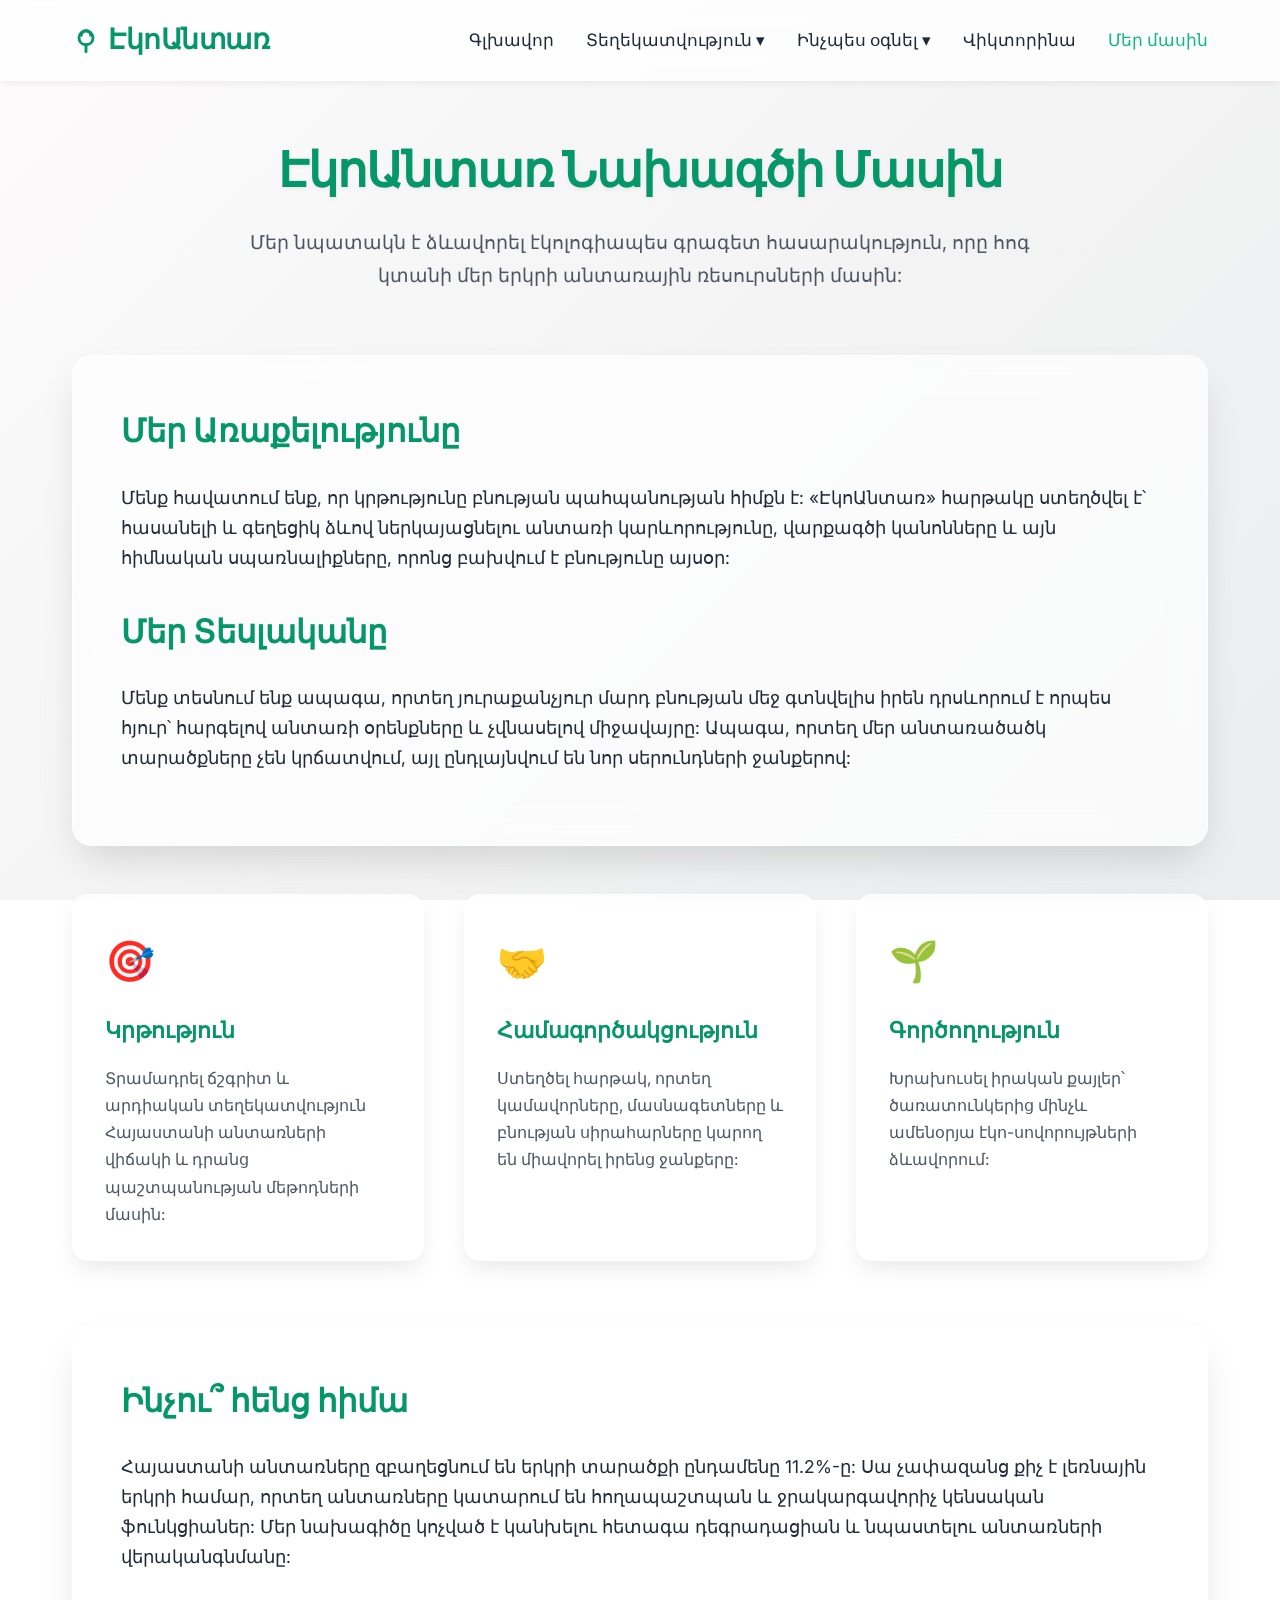
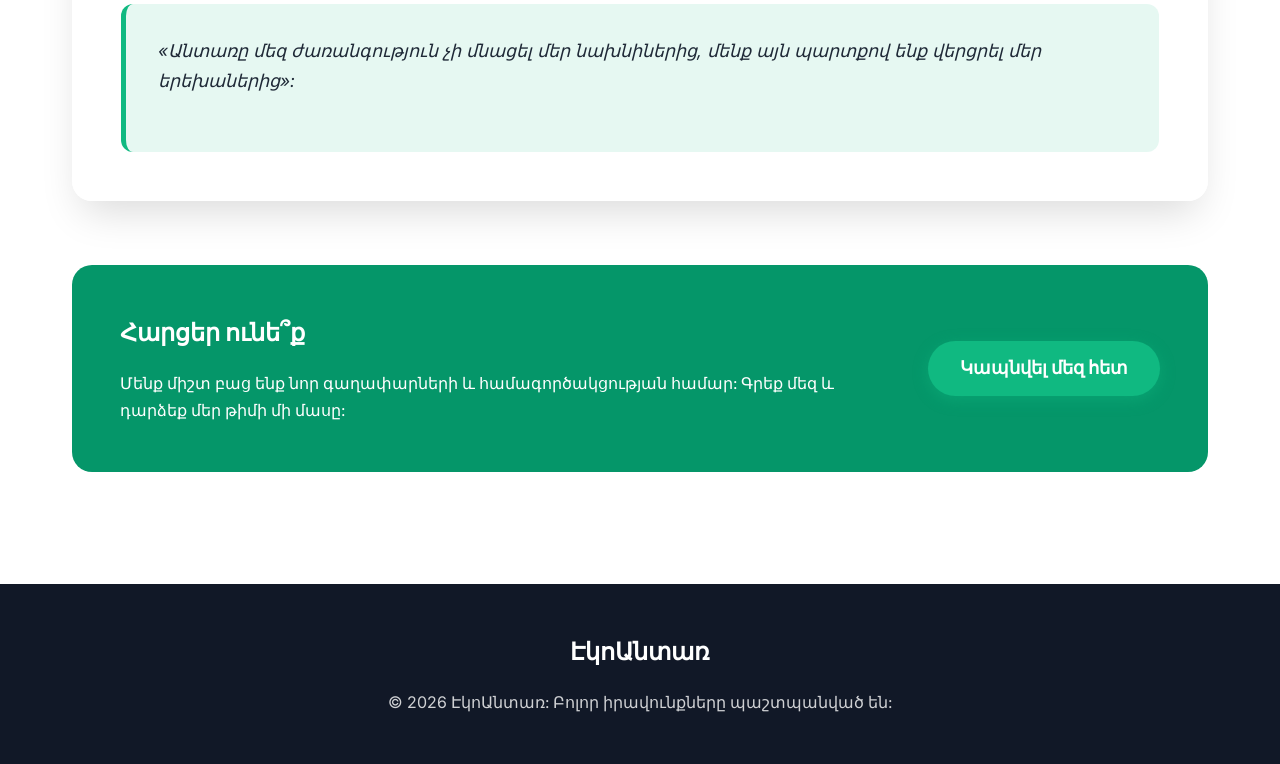
<file: about.html>
<!DOCTYPE html>
<html lang="hy">
<head>
    <meta charset="UTF-8">
    <meta name="viewport" content="width=device-width, initial-scale=1.0">
    <title>Մեր մասին - ԷկոԱնտառ</title>
    <link rel="stylesheet" href="style.css">
</head>
<body>
    <header>
        <nav class="nav-container">
            <a href="index.html" class="logo">
                <svg width="28" height="28" viewBox="0 0 24 24" fill="none" stroke="currentColor" stroke-width="2.5" stroke-linecap="round" stroke-linejoin="round"><path d="M12 22v-6"/><path d="M12 16c-3.5 0-6-2.5-6-6s3.5-6 6-6 6 2.5 6 6-2.5 6-6 6z"/><path d="M8 8a4 4 0 1 1 8 0"/></svg>
                ԷկոԱնտառ
            </a>
            <button class="mobile-menu-btn">☰</button>
            <ul class="nav-links">
                <li><a href="index.html">Գլխավոր</a></li>
                <li class="dropdown">
                    <button>Տեղեկատվություն ▾</button>
                    <div class="dropdown-content">
                        <a href="rules.html">Անտառի կանոններ</a>
                        <a href="threats.html">Սպառնալիքներ</a>
                        <a href="fauna.html">Կենդանական աշխարհ</a>
                        <a href="flora.html">Բուսական աշխարհ</a>
                    </div>
                </li>
                <li class="dropdown">
                    <button>Ինչպես օգնել ▾</button>
                    <div class="dropdown-content">
                        <a href="action.html">Գործողություններ</a>
                        <a href="volunteering.html">Կամավորություն</a>
                    </div>
                </li>
                <li><a href="quizzes.html">Վիկտորինա</a></li>
                <li><a href="about.html" class="active">Մեր մասին</a></li>
            </ul>
        </nav>
    </header>

    <main>
        <div class="page-header reveal anim-fade-up">
            <h1>ԷկոԱնտառ Նախագծի Մասին</h1>
            <p>Մեր նպատակն է ձևավորել էկոլոգիապես գրագետ հասարակություն, որը հոգ կտանի մեր երկրի անտառային ռեսուրսների մասին:</p>
        </div>

        <div class="content-section reveal anim-fade-up">
            <h2>Մեր Առաքելությունը</h2>
            <p>Մենք հավատում ենք, որ կրթությունը բնության պահպանության հիմքն է: «ԷկոԱնտառ» հարթակը ստեղծվել է՝ հասանելի և գեղեցիկ ձևով ներկայացնելու անտառի կարևորությունը, վարքագծի կանոնները և այն հիմնական սպառնալիքները, որոնց բախվում է բնությունը այսօր:</p>
            
            <h2 style="margin-top: 2rem;">Մեր Տեսլականը</h2>
            <p>Մենք տեսնում ենք ապագա, որտեղ յուրաքանչյուր մարդ բնության մեջ գտնվելիս իրեն դրսևորում է որպես հյուր՝ հարգելով անտառի օրենքները և չվնասելով միջավայրը: Ապագա, որտեղ մեր անտառածածկ տարածքները չեն կրճատվում, այլ ընդլայնվում են նոր սերունդների ջանքերով:</p>
        </div>

        <div class="grid">
            <div class="card reveal anim-fade-up delay-1">
                <div style="font-size: 2.5rem; color: var(--accent-color); margin-bottom: 1rem;">🎯</div>
                <h3>Կրթություն</h3>
                <p>Տրամադրել ճշգրիտ և արդիական տեղեկատվություն Հայաստանի անտառների վիճակի և դրանց պաշտպանության մեթոդների մասին:</p>
            </div>
            <div class="card reveal anim-fade-up delay-2">
                <div style="font-size: 2.5rem; color: var(--accent-color); margin-bottom: 1rem;">🤝</div>
                <h3>Համագործակցություն</h3>
                <p>Ստեղծել հարթակ, որտեղ կամավորները, մասնագետները և բնության սիրահարները կարող են միավորել իրենց ջանքերը:</p>
            </div>
            <div class="card reveal anim-fade-up delay-3">
                <div style="font-size: 2.5rem; color: var(--accent-color); margin-bottom: 1rem;">🌱</div>
                <h3>Գործողություն</h3>
                <p>Խրախուսել իրական քայլեր՝ ծառատունկերից մինչև ամենօրյա էկո-սովորույթների ձևավորում:</p>
            </div>
        </div>

        <div class="content-section reveal anim-fade-up" style="margin-top: 4rem;">
            <h2>Ինչու՞ հենց հիմա</h2>
            <p>Հայաստանի անտառները զբաղեցնում են երկրի տարածքի ընդամենը 11.2%-ը: Սա չափազանց քիչ է լեռնային երկրի համար, որտեղ անտառները կատարում են հողապաշտպան և ջրակարգավորիչ կենսական ֆունկցիաներ: Մեր նախագիծը կոչված է կանխելու հետագա դեգրադացիան և նպաստելու անտառների վերականգնմանը:</p>
            
            <div style="background: rgba(16, 185, 129, 0.1); padding: 2rem; border-radius: 12px; border-left: 5px solid var(--accent-color); margin-top: 2rem;">
                <p style="font-style: italic; font-size: 1.1rem;">«Անտառը մեզ ժառանգություն չի մնացել մեր նախնիներից, մենք այն պարտքով ենք վերցրել մեր երեխաներից»:</p>
            </div>
        </div>

        <div class="info-banner reveal anim-fade-up" style="margin-top: 4rem;">
            <div class="info-banner-text">
                <h2>Հարցեր ունե՞ք</h2>
                <p>Մենք միշտ բաց ենք նոր գաղափարների և համագործակցության համար: Գրեք մեզ և դարձեք մեր թիմի մի մասը:</p>
            </div>
            <a href="volunteering.html" class="btn">Կապնվել մեզ հետ</a>
        </div>
    </main>

    <footer>
        <div class="footer-content">
            <h4>ԷկոԱնտառ</h4>
            <p>&copy; 2026 ԷկոԱնտառ: Բոլոր իրավունքները պաշտպանված են:</p>
        </div>
    </footer>

    <script src="script.js"></script>
</body>
</html>
</file>
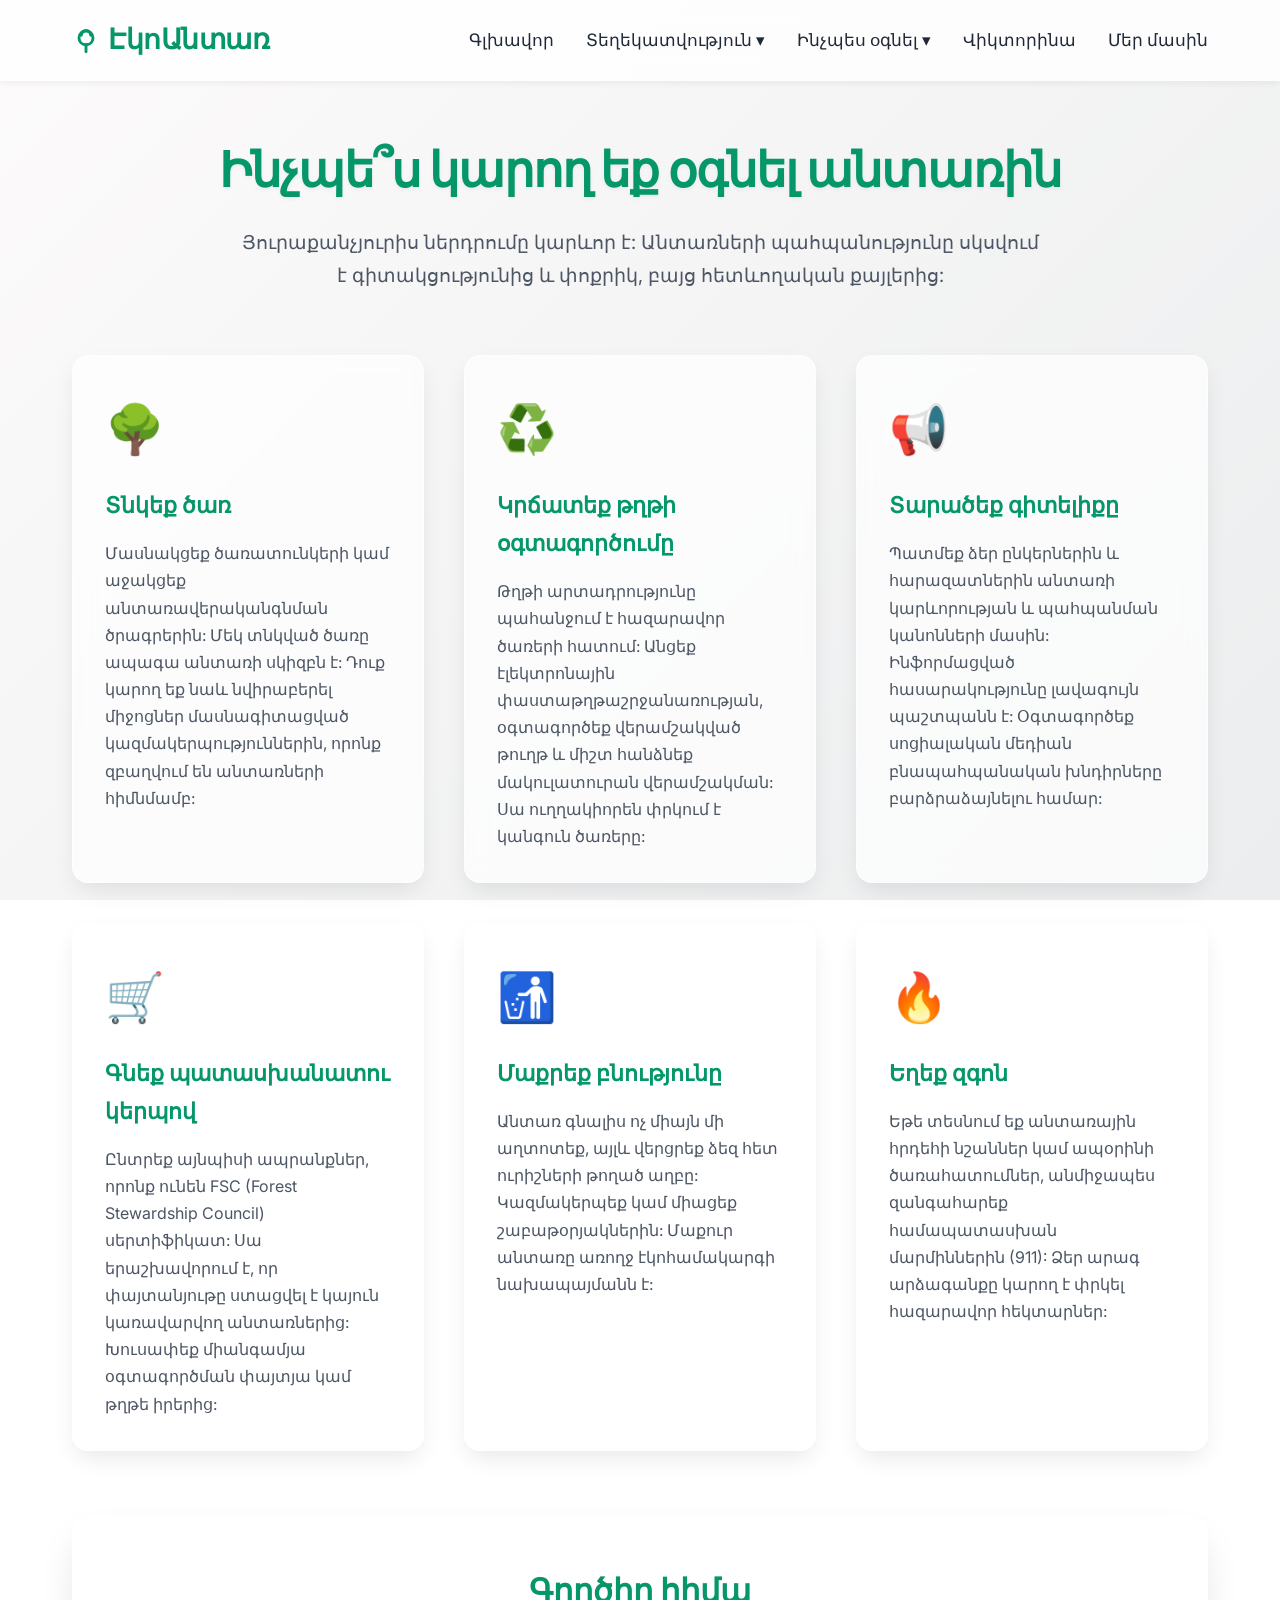
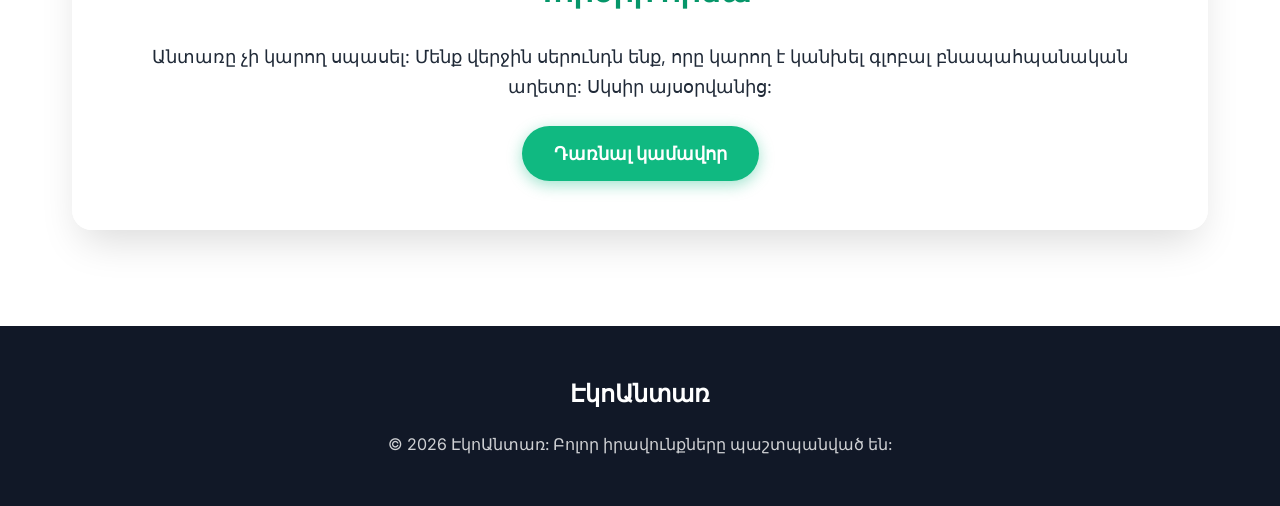
<file: action.html>
<!DOCTYPE html>
<html lang="hy">
<head>
    <meta charset="UTF-8">
    <meta name="viewport" content="width=device-width, initial-scale=1.0">
    <title>Գործողություններ - ԷկոԱնտառ</title>
    <link rel="stylesheet" href="style.css">
</head>
<body>
    <header>
        <nav class="nav-container">
            <a href="index.html" class="logo">
                <svg width="28" height="28" viewBox="0 0 24 24" fill="none" stroke="currentColor" stroke-width="2.5" stroke-linecap="round" stroke-linejoin="round"><path d="M12 22v-6"/><path d="M12 16c-3.5 0-6-2.5-6-6s3.5-6 6-6 6 2.5 6 6-2.5 6-6 6z"/><path d="M8 8a4 4 0 1 1 8 0"/></svg>
                ԷկոԱնտառ
            </a>
            <button class="mobile-menu-btn">☰</button>
            <ul class="nav-links">
                <li><a href="index.html">Գլխավոր</a></li>
                <li class="dropdown">
                    <button>Տեղեկատվություն ▾</button>
                    <div class="dropdown-content">
                        <a href="rules.html">Անտառի կանոններ</a>
                        <a href="threats.html">Սպառնալիքներ</a>
                        <a href="fauna.html">Կենդանական աշխարհ</a>
                        <a href="flora.html">Բուսական աշխարհ</a>
                    </div>
                </li>
                <li class="dropdown">
                    <button class="active">Ինչպես օգնել ▾</button>
                    <div class="dropdown-content">
                        <a href="action.html" class="active">Գործողություններ</a>
                        <a href="volunteering.html">Կամավորություն</a>
                    </div>
                </li>
                <li><a href="quizzes.html">Վիկտորինա</a></li>
                <li><a href="about.html">Մեր մասին</a></li>
            </ul>
        </nav>
    </header>

    <main>
        <div class="page-header animate-fade-in-up">
            <h1>Ինչպե՞ս կարող եք օգնել անտառին</h1>
            <p>Յուրաքանչյուրիս ներդրումը կարևոր է: Անտառների պահպանությունը սկսվում է գիտակցությունից և փոքրիկ, բայց հետևողական քայլերից:</p>
        </div>

        <div class="grid">
            <div class="card animate-fade-in-up delay-1">
                <div style="font-size: 3rem; margin-bottom: 1rem;">🌳</div>
                <h3>Տնկեք ծառ</h3>
                <p>Մասնակցեք ծառատունկերի կամ աջակցեք անտառավերականգնման ծրագրերին: Մեկ տնկված ծառը ապագա անտառի սկիզբն է: Դուք կարող եք նաև նվիրաբերել միջոցներ մասնագիտացված կազմակերպություններին, որոնք զբաղվում են անտառների հիմնմամբ:</p>
            </div>
            
            <div class="card animate-fade-in-up delay-2">
                <div style="font-size: 3rem; margin-bottom: 1rem;">♻️</div>
                <h3>Կրճատեք թղթի օգտագործումը</h3>
                <p>Թղթի արտադրությունը պահանջում է հազարավոր ծառերի հատում: Անցեք էլեկտրոնային փաստաթղթաշրջանառության, օգտագործեք վերամշակված թուղթ և միշտ հանձնեք մակուլատուրան վերամշակման: Սա ուղղակիորեն փրկում է կանգուն ծառերը:</p>
            </div>

            <div class="card animate-fade-in-up delay-3">
                <div style="font-size: 3rem; margin-bottom: 1rem;">📢</div>
                <h3>Տարածեք գիտելիքը</h3>
                <p>Պատմեք ձեր ընկերներին և հարազատներին անտառի կարևորության և պահպանման կանոնների մասին: Ինֆորմացված հասարակությունը լավագույն պաշտպանն է: Օգտագործեք սոցիալական մեդիան բնապահպանական խնդիրները բարձրաձայնելու համար:</p>
            </div>

            <div class="card animate-fade-in-up delay-4">
                <div style="font-size: 3rem; margin-bottom: 1rem;">🛒</div>
                <h3>Գնեք պատասխանատու կերպով</h3>
                <p>Ընտրեք այնպիսի ապրանքներ, որոնք ունեն FSC (Forest Stewardship Council) սերտիֆիկատ: Սա երաշխավորում է, որ փայտանյութը ստացվել է կայուն կառավարվող անտառներից: Խուսափեք միանգամյա օգտագործման փայտյա կամ թղթե իրերից:</p>
            </div>
            
            <div class="card animate-fade-in-up delay-5">
                <div style="font-size: 3rem; margin-bottom: 1rem;">🚮</div>
                <h3>Մաքրեք բնությունը</h3>
                <p>Անտառ գնալիս ոչ միայն մի աղտոտեք, այլև վերցրեք ձեզ հետ ուրիշների թողած աղբը: Կազմակերպեք կամ միացեք շաբաթօրյակներին: Մաքուր անտառը առողջ էկոհամակարգի նախապայմանն է:</p>
            </div>

            <div class="card animate-fade-in-up delay-1">
                <div style="font-size: 3rem; margin-bottom: 1rem;">🔥</div>
                <h3>Եղեք զգոն</h3>
                <p>Եթե տեսնում եք անտառային հրդեհի նշաններ կամ ապօրինի ծառահատումներ, անմիջապես զանգահարեք համապատասխան մարմիններին (911): Ձեր արագ արձագանքը կարող է փրկել հազարավոր հեկտարներ:</p>
            </div>
        </div>

        <div class="content-section animate-fade-in-up" style="margin-top: 4rem; text-align: center;">
            <h2>Գործիր հիմա</h2>
            <p>Անտառը չի կարող սպասել: Մենք վերջին սերունդն ենք, որը կարող է կանխել գլոբալ բնապահպանական աղետը: Սկսիր այսօրվանից:</p>
            <a href="volunteering.html" class="btn">Դառնալ կամավոր</a>
        </div>
    </main>

    <footer>
        <div class="footer-content">
            <h4>ԷկոԱնտառ</h4>
            <p>&copy; 2026 ԷկոԱնտառ: Բոլոր իրավունքները պաշտպանված են:</p>
        </div>
    </footer>

    <script src="script.js"></script>
</body>
</html>
</file>
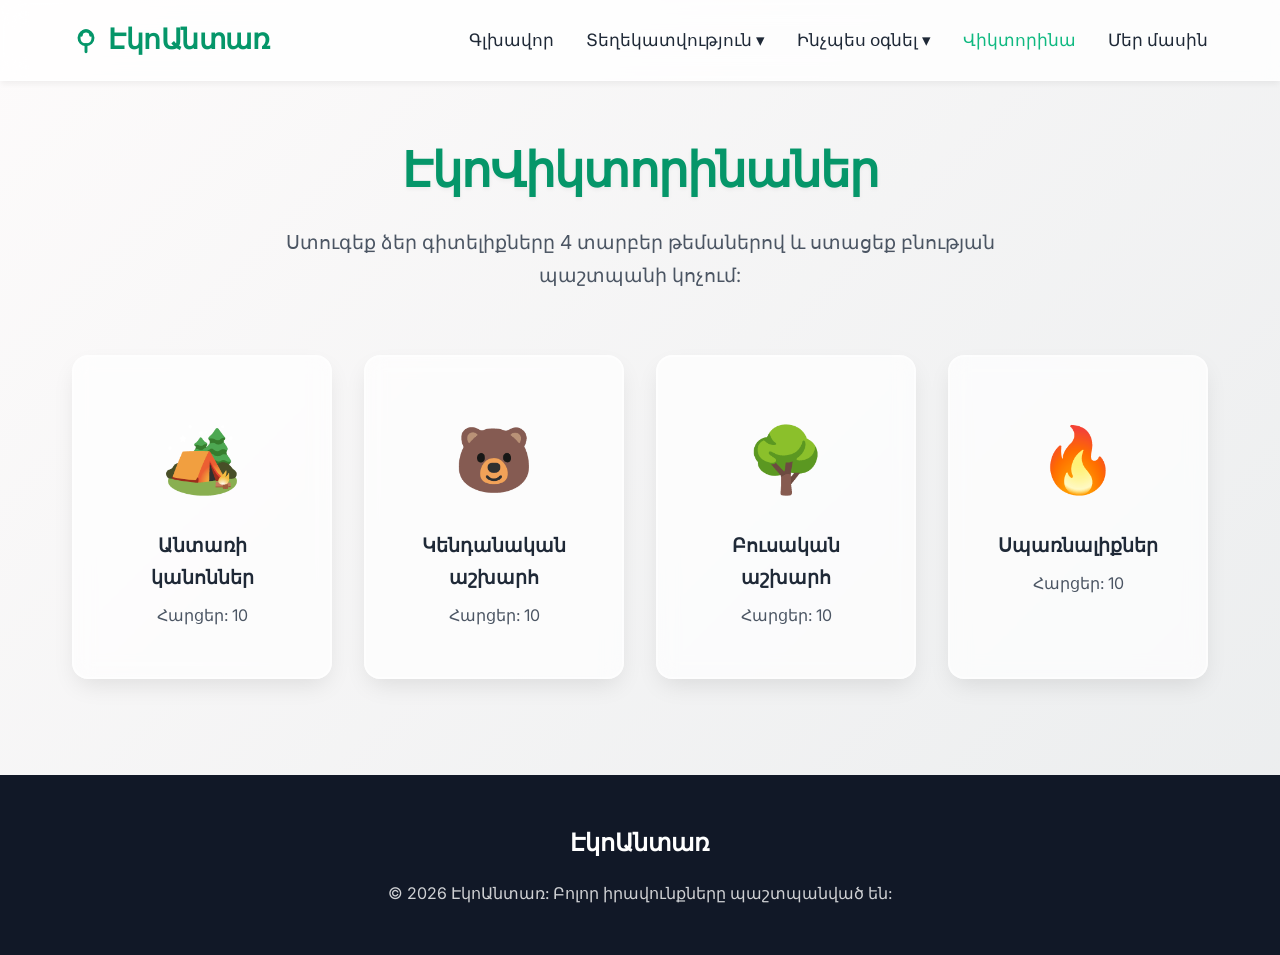
<file: quizzes.html>
<!DOCTYPE html>
<html lang="hy">
<head>
    <meta charset="UTF-8">
    <meta name="viewport" content="width=device-width, initial-scale=1.0">
    <title>Վիկտորինա - ԷկոԱնտառ</title>
    <link rel="stylesheet" href="style.css">
    <link rel="stylesheet" href="quiz.css">
</head>
<body>
    <header>
        <nav class="nav-container">
            <a href="index.html" class="logo">
                <svg width="28" height="28" viewBox="0 0 24 24" fill="none" stroke="currentColor" stroke-width="2.5" stroke-linecap="round" stroke-linejoin="round"><path d="M12 22v-6"/><path d="M12 16c-3.5 0-6-2.5-6-6s3.5-6 6-6 6 2.5 6 6-2.5 6-6 6z"/><path d="M8 8a4 4 0 1 1 8 0"/></svg>
                ԷկոԱնտառ
            </a>
            <button class="mobile-menu-btn">☰</button>
            <ul class="nav-links">
                <li><a href="index.html">Գլխավոր</a></li>
                <li class="dropdown">
                    <button>Տեղեկատվություն ▾</button>
                    <div class="dropdown-content">
                        <a href="rules.html">Անտառի կանոններ</a>
                        <a href="threats.html">Սպառնալիքներ</a>
                        <a href="fauna.html">Կենդանական աշխարհ</a>
                        <a href="flora.html">Բուսական աշխարհ</a>
                    </div>
                </li>
                <li class="dropdown">
                    <button>Ինչպես օգնել ▾</button>
                    <div class="dropdown-content">
                        <a href="action.html">Գործողություններ</a>
                        <a href="volunteering.html">Կամավորություն</a>
                    </div>
                </li>
                <li><a href="quizzes.html" class="active">Վիկտորինա</a></li>
                <li><a href="about.html">Մեր մասին</a></li>
            </ul>
        </nav>
    </header>

    <main>
        <div class="page-header">
            <h1>ԷկոՎիկտորինաներ</h1>
            <p>Ստուգեք ձեր գիտելիքները 4 տարբեր թեմաներով և ստացեք բնության պաշտպանի կոչում:</p>
        </div>

        <div class="quiz-grid" id="quiz-selection">
            <!-- Cards to select one of 4 quizzes will be generated by JS -->
        </div>

        <div class="quiz-interface" id="quiz-interface" style="display:none;">
            <!-- Question, options, result will be injected here -->
        </div>
    </main>

    <footer>
        <div class="footer-content">
            <h4>ԷկոԱնտառ</h4>
            <p>&copy; 2026 ԷկոԱնտառ: Բոլոր իրավունքները պաշտպանված են:</p>
        </div>
    </footer>

    <script src="script.js"></script>
    <script src="quiz.js"></script>
</body>
</html>
</file>
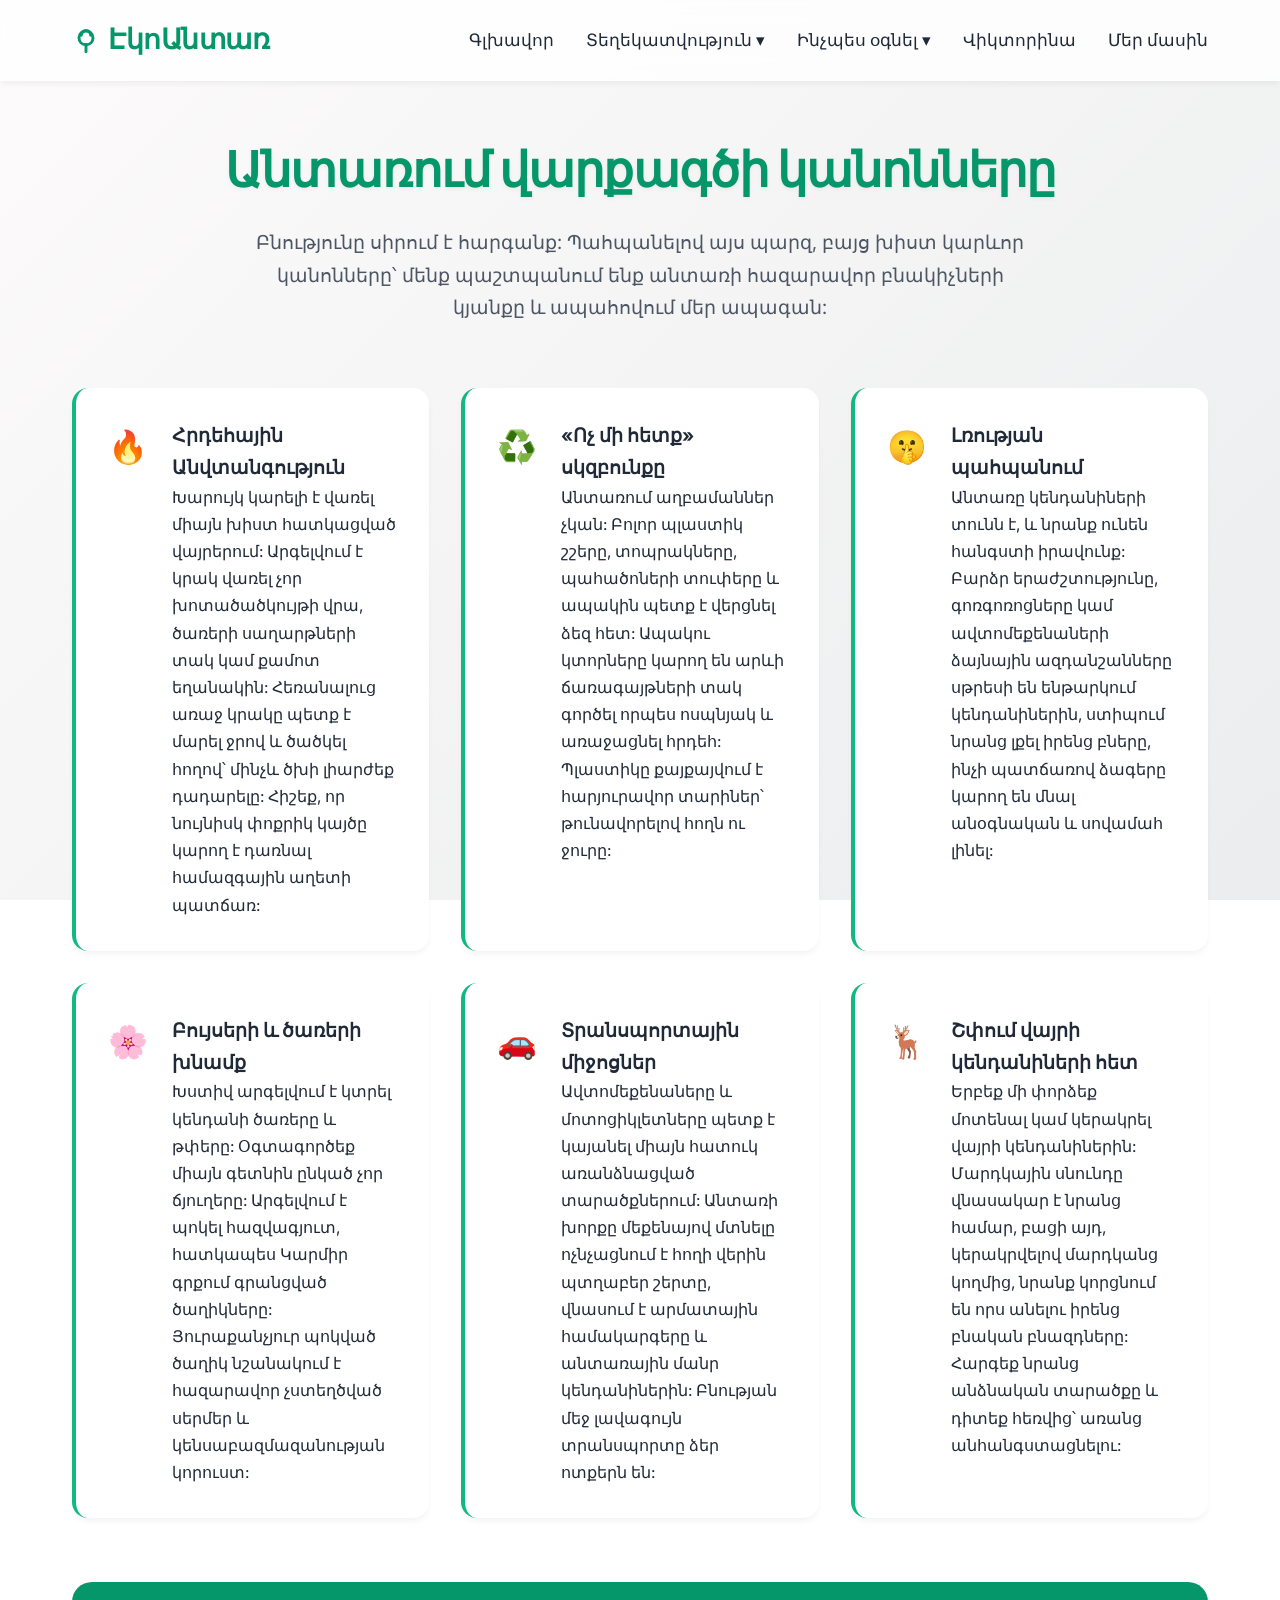
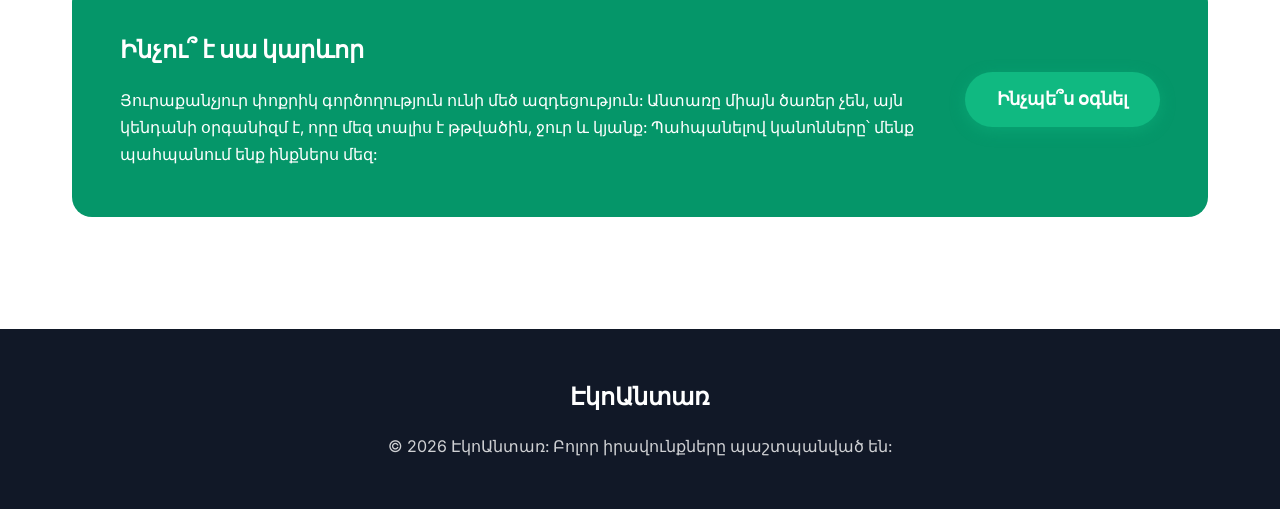
<file: rules.html>
<!DOCTYPE html>
<html lang="hy">
<head>
    <meta charset="UTF-8">
    <meta name="viewport" content="width=device-width, initial-scale=1.0">
    <title>Կանոններ - ԷկոԱնտառ</title>
    <link rel="stylesheet" href="style.css">
</head>
<body>
    <header>
        <nav class="nav-container">
            <a href="index.html" class="logo">
                <svg width="28" height="28" viewBox="0 0 24 24" fill="none" stroke="currentColor" stroke-width="2.5" stroke-linecap="round" stroke-linejoin="round"><path d="M12 22v-6"/><path d="M12 16c-3.5 0-6-2.5-6-6s3.5-6 6-6 6 2.5 6 6-2.5 6-6 6z"/><path d="M8 8a4 4 0 1 1 8 0"/></svg>
                ԷկոԱնտառ
            </a>
            <button class="mobile-menu-btn">☰</button>
            <ul class="nav-links">
                <li><a href="index.html">Գլխավոր</a></li>
                <li class="dropdown">
                    <button class="active">Տեղեկատվություն ▾</button>
                    <div class="dropdown-content">
                        <a href="rules.html" class="active">Անտառի կանոններ</a>
                        <a href="threats.html">Սպառնալիքներ</a>
                        <a href="fauna.html">Կենդանական աշխարհ</a>
                        <a href="flora.html">Բուսական աշխարհ</a>
                    </div>
                </li>
                <li class="dropdown">
                    <button>Ինչպես օգնել ▾</button>
                    <div class="dropdown-content">
                        <a href="action.html">Գործողություններ</a>
                        <a href="volunteering.html">Կամավորություն</a>
                    </div>
                </li>
                <li><a href="quizzes.html">Վիկտորինա</a></li>
                <li><a href="about.html">Մեր մասին</a></li>
            </ul>
        </nav>
    </header>

    <main>
        <div class="page-header animate-fade-in-up">
            <h1>Անտառում վարքագծի կանոնները</h1>
            <p>Բնությունը սիրում է հարգանք: Պահպանելով այս պարզ, բայց խիստ կարևոր կանոնները՝ մենք պաշտպանում ենք անտառի հազարավոր բնակիչների կյանքը և ապահովում մեր ապագան:</p>
        </div>

        <ul class="checklist">
            <li class="checklist-item animate-fade-in-up delay-1">
                <div class="checklist-icon">🔥</div>
                <div class="checklist-content">
                    <h3>Հրդեհային Անվտանգություն</h3>
                    <p>Խարույկ կարելի է վառել միայն խիստ հատկացված վայրերում: Արգելվում է կրակ վառել չոր խոտածածկույթի վրա, ծառերի սաղարթների տակ կամ քամոտ եղանակին: Հեռանալուց առաջ կրակը պետք է մարել ջրով և ծածկել հողով՝ մինչև ծխի լիարժեք դադարելը: Հիշեք, որ նույնիսկ փոքրիկ կայծը կարող է դառնալ համազգային աղետի պատճառ:</p>
                </div>
            </li>
            
            <li class="checklist-item animate-fade-in-up delay-2">
                <div class="checklist-icon">♻️</div>
                <div class="checklist-content">
                    <h3>«Ոչ մի հետք» սկզբունքը</h3>
                    <p>Անտառում աղբամաններ չկան: Բոլոր պլաստիկ շշերը, տոպրակները, պահածոների տուփերը և ապակին պետք է վերցնել ձեզ հետ: Ապակու կտորները կարող են արևի ճառագայթների տակ գործել որպես ոսպնյակ և առաջացնել հրդեհ: Պլաստիկը քայքայվում է հարյուրավոր տարիներ՝ թունավորելով հողն ու ջուրը:</p>
                </div>
            </li>

            <li class="checklist-item animate-fade-in-up delay-3">
                <div class="checklist-icon">🤫</div>
                <div class="checklist-content">
                    <h3>Լռության պահպանում</h3>
                    <p>Անտառը կենդանիների տունն է, և նրանք ունեն հանգստի իրավունք: Բարձր երաժշտությունը, գոռգոռոցները կամ ավտոմեքենաների ձայնային ազդանշանները սթրեսի են ենթարկում կենդանիներին, ստիպում նրանց լքել իրենց բները, ինչի պատճառով ձագերը կարող են մնալ անօգնական և սովամահ լինել:</p>
                </div>
            </li>

            <li class="checklist-item animate-fade-in-up delay-4">
                <div class="checklist-icon">🌸</div>
                <div class="checklist-content">
                    <h3>Բույսերի և ծառերի խնամք</h3>
                    <p>Խստիվ արգելվում է կտրել կենդանի ծառերը և թփերը: Օգտագործեք միայն գետնին ընկած չոր ճյուղերը: Արգելվում է պոկել հազվագյուտ, հատկապես Կարմիր գրքում գրանցված ծաղիկները: Յուրաքանչյուր պոկված ծաղիկ նշանակում է հազարավոր չստեղծված սերմեր և կենսաբազմազանության կորուստ:</p>
                </div>
            </li>
            
            <li class="checklist-item animate-fade-in-up delay-5">
                <div class="checklist-icon">🚗</div>
                <div class="checklist-content">
                    <h3>Տրանսպորտային միջոցներ</h3>
                    <p>Ավտոմեքենաները և մոտոցիկլետները պետք է կայանել միայն հատուկ առանձնացված տարածքներում: Անտառի խորքը մեքենայով մտնելը ոչնչացնում է հողի վերին պտղաբեր շերտը, վնասում է արմատային համակարգերը և անտառային մանր կենդանիներին: Բնության մեջ լավագույն տրանսպորտը ձեր ոտքերն են:</p>
                </div>
            </li>

            <li class="checklist-item animate-fade-in-up delay-1">
                <div class="checklist-icon">🦌</div>
                <div class="checklist-content">
                    <h3>Շփում վայրի կենդանիների հետ</h3>
                    <p>Երբեք մի փորձեք մոտենալ կամ կերակրել վայրի կենդանիներին: Մարդկային սնունդը վնասակար է նրանց համար, բացի այդ, կերակրվելով մարդկանց կողմից, նրանք կորցնում են որս անելու իրենց բնական բնազդները: Հարգեք նրանց անձնական տարածքը և դիտեք հեռվից՝ առանց անհանգստացնելու:</p>
                </div>
            </li>
        </ul>

        <div class="info-banner animate-fade-in-up">
            <div class="info-banner-text">
                <h2>Ինչու՞ է սա կարևոր</h2>
                <p>Յուրաքանչյուր փոքրիկ գործողություն ունի մեծ ազդեցություն: Անտառը միայն ծառեր չեն, այն կենդանի օրգանիզմ է, որը մեզ տալիս է թթվածին, ջուր և կյանք: Պահպանելով կանոնները՝ մենք պահպանում ենք ինքներս մեզ:</p>
            </div>
            <a href="action.html" class="btn">Ինչպե՞ս օգնել</a>
        </div>
    </main>

    <footer>
        <div class="footer-content">
            <h4>ԷկոԱնտառ</h4>
            <p>&copy; 2026 ԷկոԱնտառ: Բոլոր իրավունքները պաշտպանված են:</p>
        </div>
    </footer>

    <script src="script.js"></script>
</body>
</html>
</file>
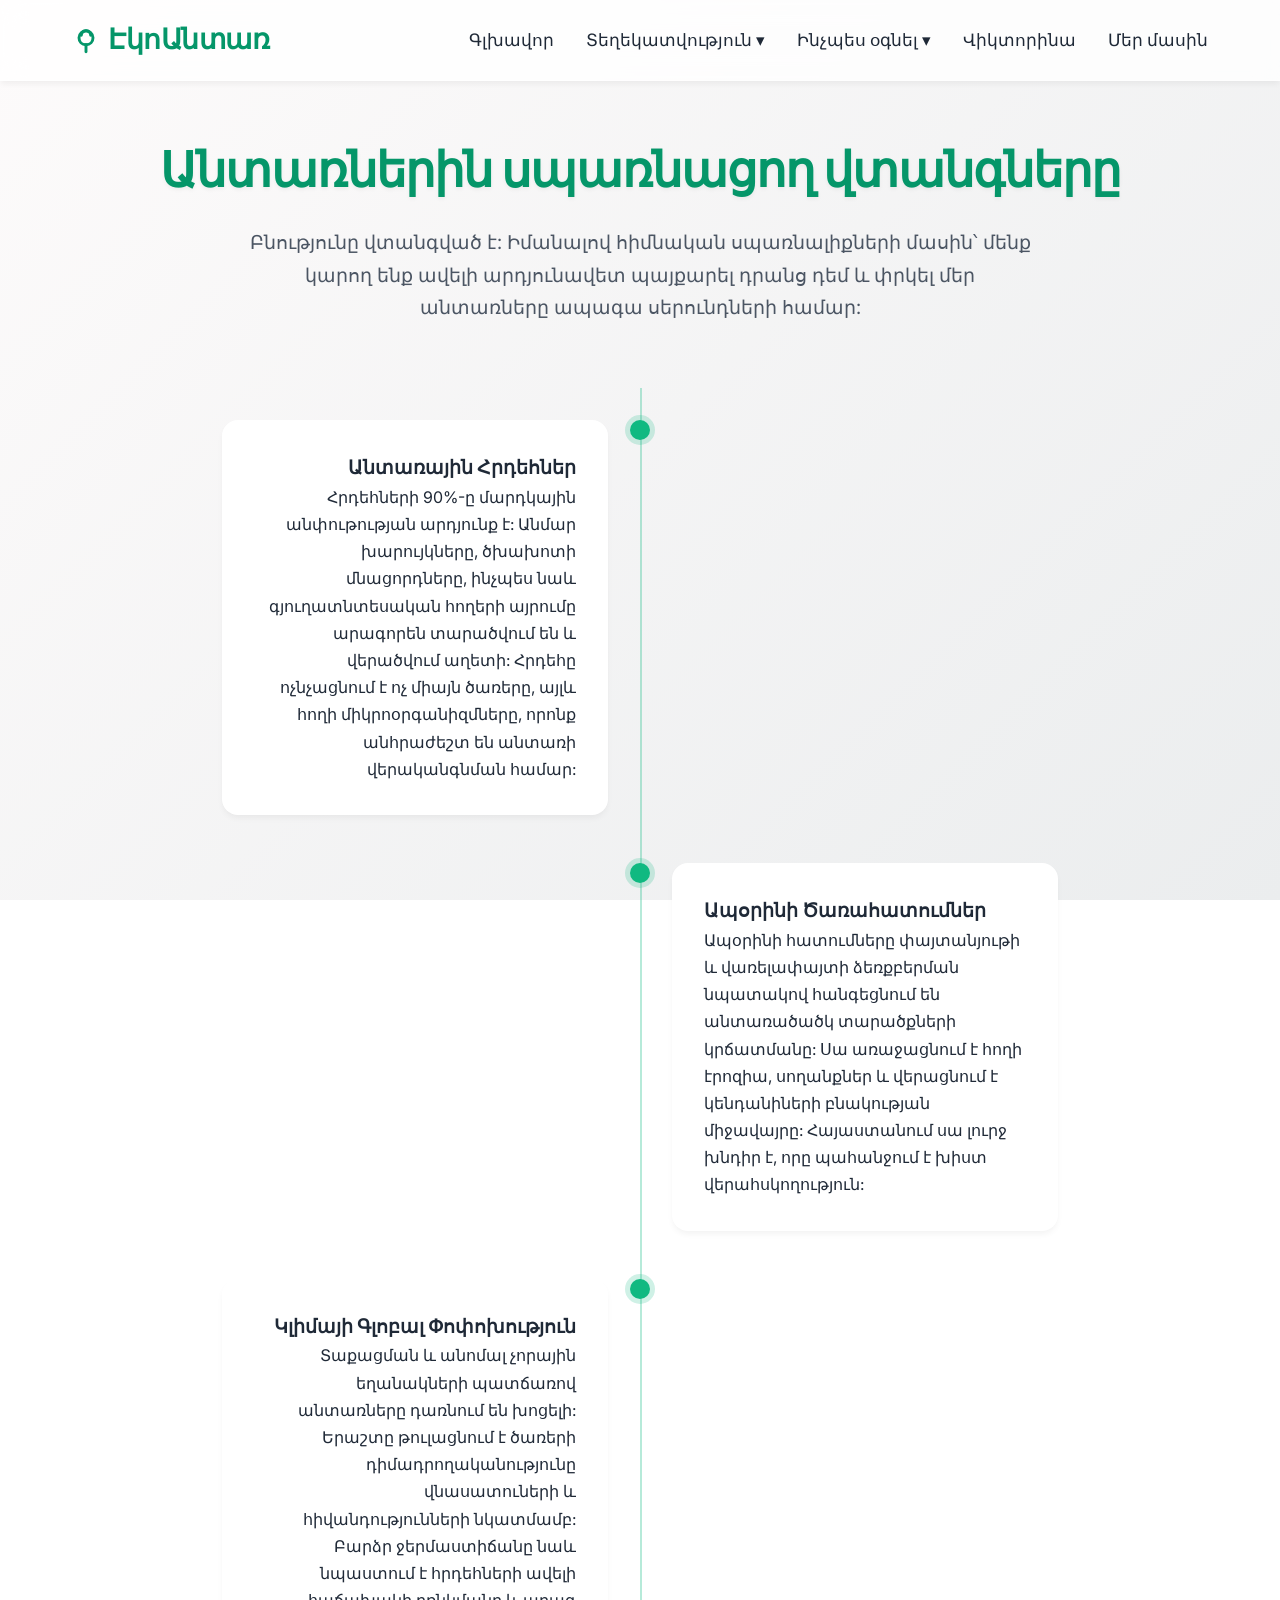
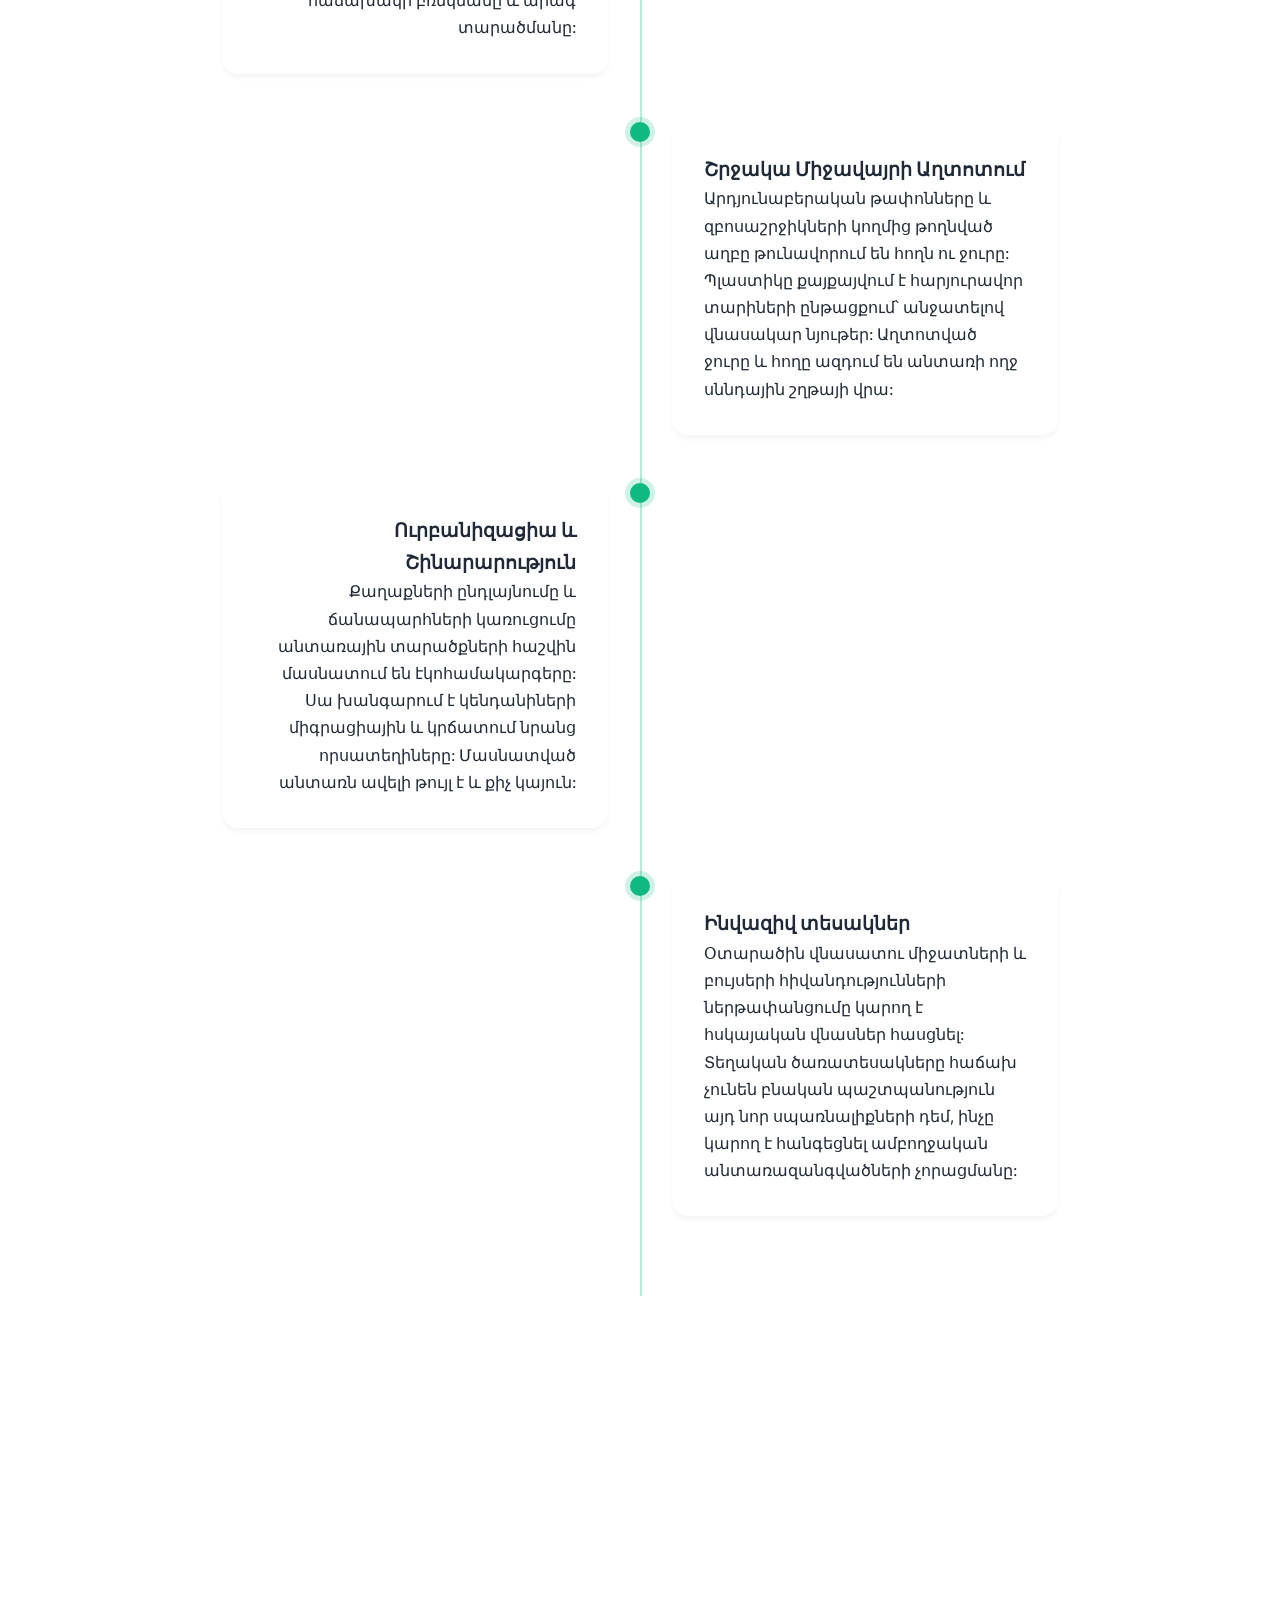
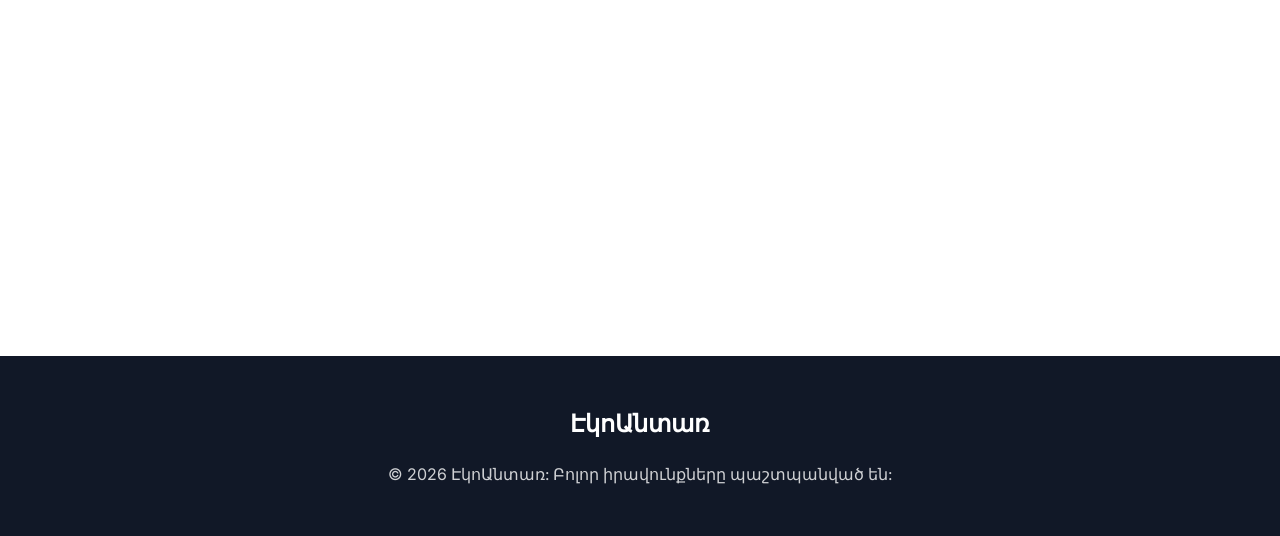
<file: threats.html>
<!DOCTYPE html>
<html lang="hy">
<head>
    <meta charset="UTF-8">
    <meta name="viewport" content="width=device-width, initial-scale=1.0">
    <title>Սպառնալիքներ - ԷկոԱնտառ</title>
    <link rel="stylesheet" href="style.css">
</head>
<body>
    <header>
        <nav class="nav-container">
            <a href="index.html" class="logo">
                <svg width="28" height="28" viewBox="0 0 24 24" fill="none" stroke="currentColor" stroke-width="2.5" stroke-linecap="round" stroke-linejoin="round"><path d="M12 22v-6"/><path d="M12 16c-3.5 0-6-2.5-6-6s3.5-6 6-6 6 2.5 6 6-2.5 6-6 6z"/><path d="M8 8a4 4 0 1 1 8 0"/></svg>
                ԷկոԱնտառ
            </a>
            <button class="mobile-menu-btn">☰</button>
            <ul class="nav-links">
                <li><a href="index.html">Գլխավոր</a></li>
                <li class="dropdown">
                    <button class="active">Տեղեկատվություն ▾</button>
                    <div class="dropdown-content">
                        <a href="rules.html">Անտառի կանոններ</a>
                        <a href="threats.html" class="active">Սպառնալիքներ</a>
                        <a href="fauna.html">Կենդանական աշխարհ</a>
                        <a href="flora.html">Բուսական աշխարհ</a>
                    </div>
                </li>
                <li class="dropdown">
                    <button>Ինչպես օգնել ▾</button>
                    <div class="dropdown-content">
                        <a href="action.html">Գործողություններ</a>
                        <a href="volunteering.html">Կամավորություն</a>
                    </div>
                </li>
                <li><a href="quizzes.html">Վիկտորինա</a></li>
                <li><a href="about.html">Մեր մասին</a></li>
            </ul>
        </nav>
    </header>

    <main>
        <div class="page-header animate-fade-in-up">
            <h1>Անտառներին սպառնացող վտանգները</h1>
            <p>Բնությունը վտանգված է: Իմանալով հիմնական սպառնալիքների մասին՝ մենք կարող ենք ավելի արդյունավետ պայքարել դրանց դեմ և փրկել մեր անտառները ապագա սերունդների համար:</p>
        </div>

        <div class="timeline">
            <div class="timeline-item animate-fade-in-up delay-1">
                <div class="timeline-dot"></div>
                <div class="timeline-content">
                    <h3>Անտառային Հրդեհներ</h3>
                    <p>Հրդեհների 90%-ը մարդկային անփութության արդյունք է: Անմար խարույկները, ծխախոտի մնացորդները, ինչպես նաև գյուղատնտեսական հողերի այրումը արագորեն տարածվում են և վերածվում աղետի: Հրդեհը ոչնչացնում է ոչ միայն ծառերը, այլև հողի միկրոօրգանիզմները, որոնք անհրաժեշտ են անտառի վերականգնման համար:</p>
                </div>
            </div>
            
            <div class="timeline-item animate-fade-in-up delay-2">
                <div class="timeline-dot"></div>
                <div class="timeline-content">
                    <h3>Ապօրինի Ծառահատումներ</h3>
                    <p>Ապօրինի հատումները փայտանյութի և վառելափայտի ձեռքբերման նպատակով հանգեցնում են անտառածածկ տարածքների կրճատմանը: Սա առաջացնում է հողի էրոզիա, սողանքներ և վերացնում է կենդանիների բնակության միջավայրը: Հայաստանում սա լուրջ խնդիր է, որը պահանջում է խիստ վերահսկողություն:</p>
                </div>
            </div>

            <div class="timeline-item animate-fade-in-up delay-3">
                <div class="timeline-dot"></div>
                <div class="timeline-content">
                    <h3>Կլիմայի Գլոբալ Փոփոխություն</h3>
                    <p>Տաքացման և անոմալ չորային եղանակների պատճառով անտառները դառնում են խոցելի: Երաշտը թուլացնում է ծառերի դիմադրողականությունը վնասատուների և հիվանդությունների նկատմամբ: Բարձր ջերմաստիճանը նաև նպաստում է հրդեհների ավելի հաճախակի բռնկմանը և արագ տարածմանը:</p>
                </div>
            </div>

            <div class="timeline-item animate-fade-in-up delay-4">
                <div class="timeline-dot"></div>
                <div class="timeline-content">
                    <h3>Շրջակա Միջավայրի Աղտոտում</h3>
                    <p>Արդյունաբերական թափոնները և զբոսաշրջիկների կողմից թողնված աղբը թունավորում են հողն ու ջուրը: Պլաստիկը քայքայվում է հարյուրավոր տարիների ընթացքում՝ անջատելով վնասակար նյութեր: Աղտոտված ջուրը և հողը ազդում են անտառի ողջ սննդային շղթայի վրա:</p>
                </div>
            </div>
            
            <div class="timeline-item animate-fade-in-up delay-5">
                <div class="timeline-dot"></div>
                <div class="timeline-content">
                    <h3>Ուրբանիզացիա և Շինարարություն</h3>
                    <p>Քաղաքների ընդլայնումը և ճանապարհների կառուցումը անտառային տարածքների հաշվին մասնատում են էկոհամակարգերը: Սա խանգարում է կենդանիների միգրացիային և կրճատում նրանց որսատեղիները: Մասնատված անտառն ավելի թույլ է և քիչ կայուն:</p>
                </div>
            </div>

            <div class="timeline-item animate-fade-in-up delay-1">
                <div class="timeline-dot"></div>
                <div class="timeline-content">
                    <h3>Ինվազիվ տեսակներ</h3>
                    <p>Օտարածին վնասատու միջատների և բույսերի հիվանդությունների ներթափանցումը կարող է հսկայական վնասներ հասցնել: Տեղական ծառատեսակները հաճախ չունեն բնական պաշտպանություն այդ նոր սպառնալիքների դեմ, ինչը կարող է հանգեցնել ամբողջական անտառազանգվածների չորացմանը:</p>
                </div>
            </div>
        </div>

        <div class="content-section animate-fade-in-up" style="margin-top: 4rem;">
            <h2>Վիճակագրությունը մտահոգիչ է</h2>
            <p>Վերջին 100 տարում աշխարհը կորցրել է իր անտառների գրեթե կեսը: Հայաստանում անտառածածկ տարածքը կազմում է ընդամենը 11.2%, ինչը չափազանց քիչ է լեռնային երկրի համար: Մենք պետք է գործենք հիմա:</p>
            <div style="display: flex; gap: 1rem; flex-wrap: wrap;">
                <div class="card" style="flex: 1; min-width: 200px; text-align: center; padding: 1.5rem;">
                    <h3 style="font-size: 2.5rem; margin-bottom: 0.5rem;">80%</h3>
                    <p>Կենսաբազմազանության կորուստ</p>
                </div>
                <div class="card" style="flex: 1; min-width: 200px; text-align: center; padding: 1.5rem;">
                    <h3 style="font-size: 2.5rem; margin-bottom: 0.5rem;">12մլն</h3>
                    <p>Հեկտար անտառ տարեկան</p>
                </div>
                <div class="card" style="flex: 1; min-width: 200px; text-align: center; padding: 1.5rem;">
                    <h3 style="font-size: 2.5rem; margin-bottom: 0.5rem;">15%</h3>
                    <p>Արտանետումների աճ</p>
                </div>
            </div>
        </div>
    </main>

    <footer>
        <div class="footer-content">
            <h4>ԷկոԱնտառ</h4>
            <p>&copy; 2026 ԷկոԱնտառ: Բոլոր իրավունքները պաշտպանված են:</p>
        </div>
    </footer>

    <script src="script.js"></script>
</body>
</html>
</file>
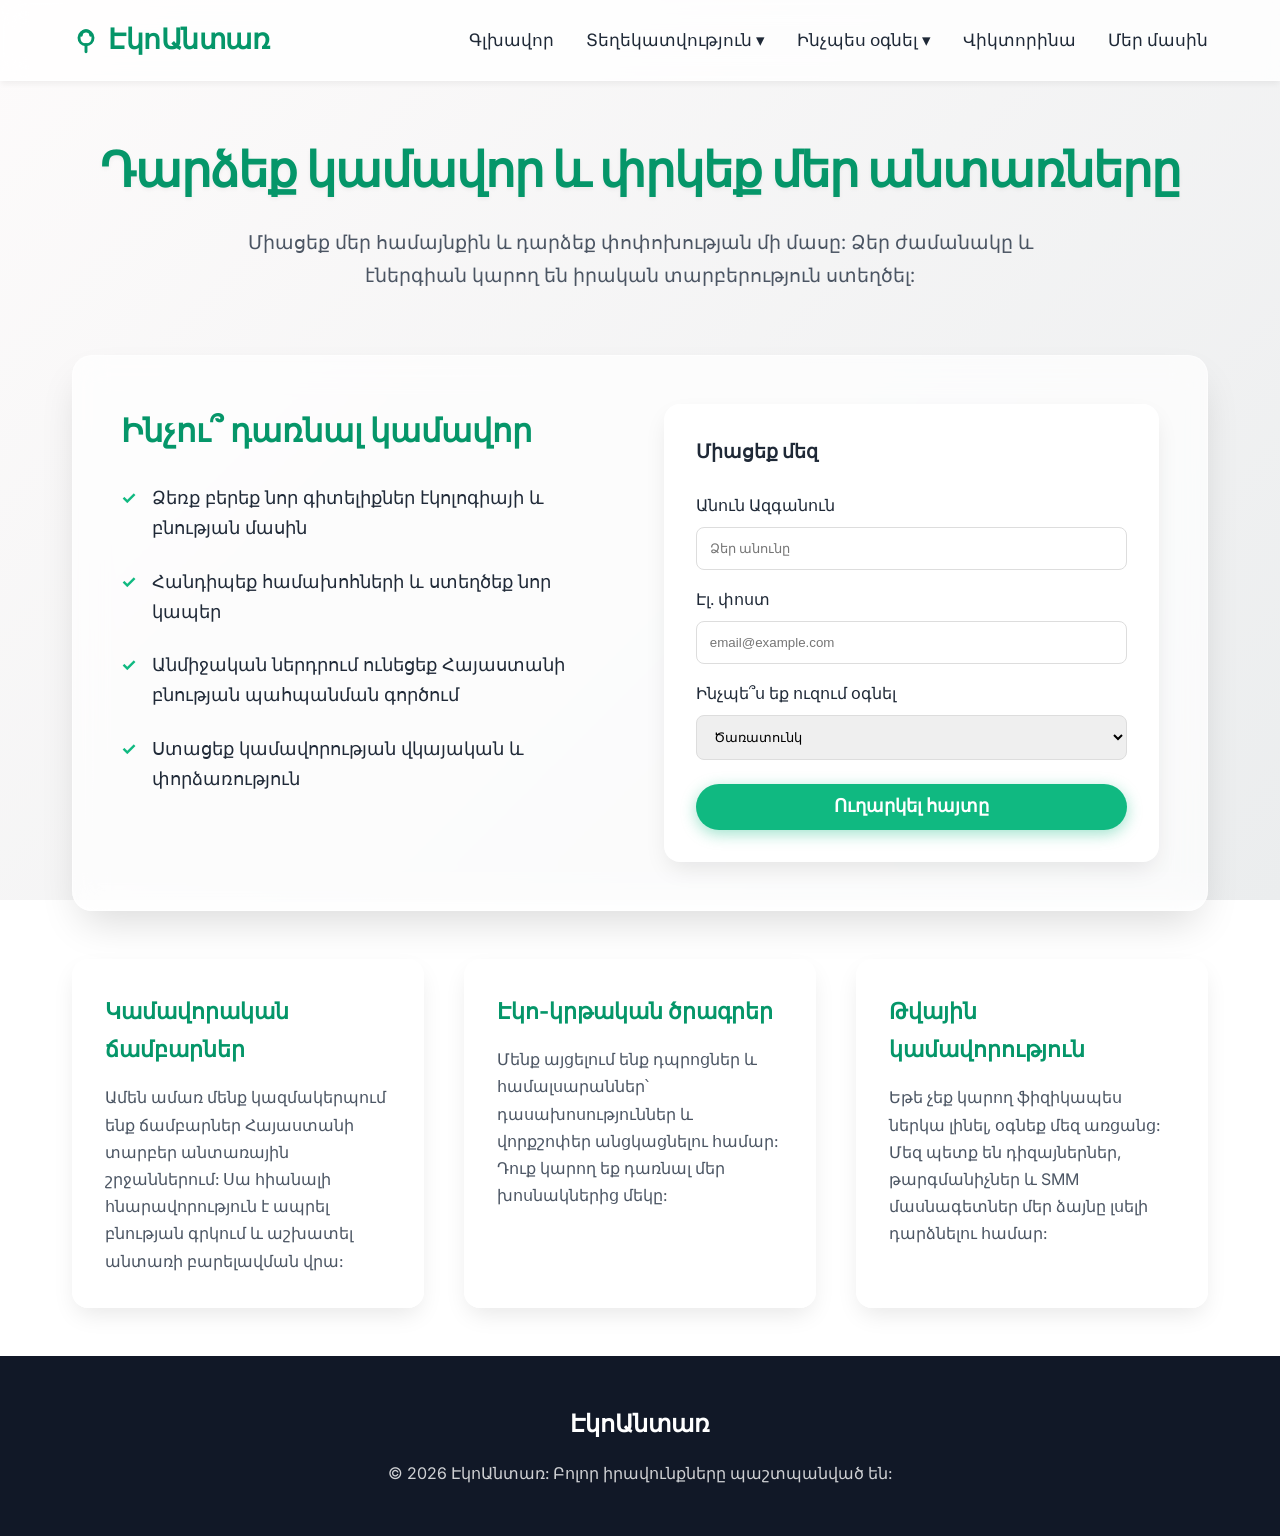
<file: volunteering.html>
<!DOCTYPE html>
<html lang="hy">
<head>
    <meta charset="UTF-8">
    <meta name="viewport" content="width=device-width, initial-scale=1.0">
    <title>Կամավորություն - ԷկոԱնտառ</title>
    <link rel="stylesheet" href="style.css">
</head>
<body>
    <header>
        <nav class="nav-container">
            <a href="index.html" class="logo">
                <svg width="28" height="28" viewBox="0 0 24 24" fill="none" stroke="currentColor" stroke-width="2.5" stroke-linecap="round" stroke-linejoin="round"><path d="M12 22v-6"/><path d="M12 16c-3.5 0-6-2.5-6-6s3.5-6 6-6 6 2.5 6 6-2.5 6-6 6z"/><path d="M8 8a4 4 0 1 1 8 0"/></svg>
                ԷկոԱնտառ
            </a>
            <button class="mobile-menu-btn">☰</button>
            <ul class="nav-links">
                <li><a href="index.html">Գլխավոր</a></li>
                <li class="dropdown">
                    <button>Տեղեկատվություն ▾</button>
                    <div class="dropdown-content">
                        <a href="rules.html">Անտառի կանոններ</a>
                        <a href="threats.html">Սպառնալիքներ</a>
                        <a href="fauna.html">Կենդանական աշխարհ</a>
                        <a href="flora.html">Բուսական աշխարհ</a>
                    </div>
                </li>
                <li class="dropdown">
                    <button class="active">Ինչպես օգնել ▾</button>
                    <div class="dropdown-content">
                        <a href="action.html">Գործողություններ</a>
                        <a href="volunteering.html" class="active">Կամավորություն</a>
                    </div>
                </li>
                <li><a href="quizzes.html">Վիկտորինա</a></li>
                <li><a href="about.html">Մեր մասին</a></li>
            </ul>
        </nav>
    </header>

    <main>
        <div class="page-header animate-fade-in-up">
            <h1>Դարձեք կամավոր և փրկեք մեր անտառները</h1>
            <p>Միացեք մեր համայնքին և դարձեք փոփոխության մի մասը: Ձեր ժամանակը և էներգիան կարող են իրական տարբերություն ստեղծել:</p>
        </div>

        <div class="content-section animate-fade-in-up">
            <div style="display: grid; grid-template-columns: 1fr 1fr; gap: 3rem; align-items: start;">
                <div>
                    <h2>Ինչու՞ դառնալ կամավոր</h2>
                    <ul style="list-style: none; margin-left: 0;">
                        <li style="margin-bottom: 1.5rem; display: flex; gap: 1rem;">
                            <span style="color: var(--accent-color); font-weight: bold;">✓</span>
                            <span>Ձեռք բերեք նոր գիտելիքներ էկոլոգիայի և բնության մասին</span>
                        </li>
                        <li style="margin-bottom: 1.5rem; display: flex; gap: 1rem;">
                            <span style="color: var(--accent-color); font-weight: bold;">✓</span>
                            <span>Հանդիպեք համախոհների և ստեղծեք նոր կապեր</span>
                        </li>
                        <li style="margin-bottom: 1.5rem; display: flex; gap: 1rem;">
                            <span style="color: var(--accent-color); font-weight: bold;">✓</span>
                            <span>Անմիջական ներդրում ունեցեք Հայաստանի բնության պահպանման գործում</span>
                        </li>
                        <li style="margin-bottom: 1.5rem; display: flex; gap: 1rem;">
                            <span style="color: var(--accent-color); font-weight: bold;">✓</span>
                            <span>Ստացեք կամավորության վկայական և փորձառություն</span>
                        </li>
                    </ul>
                </div>
                <div style="background: white; padding: 2rem; border-radius: 16px; box-shadow: var(--shadow-md);">
                    <h3 style="margin-bottom: 1.5rem;">Միացեք մեզ</h3>
                    <form onsubmit="event.preventDefault(); alert('Շնորհակալություն! Մենք կապ կհաստատենք ձեզ հետ:');">
                        <div style="margin-bottom: 1rem;">
                            <label style="display: block; margin-bottom: 0.5rem;">Անուն Ազգանուն</label>
                            <input type="text" placeholder="Ձեր անունը" style="width: 100%; padding: 0.8rem; border: 1px solid #ddd; border-radius: 8px;">
                        </div>
                        <div style="margin-bottom: 1rem;">
                            <label style="display: block; margin-bottom: 0.5rem;">Էլ. փոստ</label>
                            <input type="email" placeholder="email@example.com" style="width: 100%; padding: 0.8rem; border: 1px solid #ddd; border-radius: 8px;">
                        </div>
                        <div style="margin-bottom: 1.5rem;">
                            <label style="display: block; margin-bottom: 0.5rem;">Ինչպե՞ս եք ուզում օգնել</label>
                            <select style="width: 100%; padding: 0.8rem; border: 1px solid #ddd; border-radius: 8px;">
                                <option>Ծառատունկ</option>
                                <option>Մաքրման աշխատանքներ</option>
                                <option>Իրազեկման բարձրացում</option>
                                <option>Այլ</option>
                            </select>
                        </div>
                        <button class="btn" style="width: 100%;">Ուղարկել հայտը</button>
                    </form>
                </div>
            </div>
        </div>

        <div class="grid">
            <div class="card animate-fade-in-up delay-1">
                <h3>Կամավորական ճամբարներ</h3>
                <p>Ամեն ամառ մենք կազմակերպում ենք ճամբարներ Հայաստանի տարբեր անտառային շրջաններում: Սա հիանալի հնարավորություն է ապրել բնության գրկում և աշխատել անտառի բարելավման վրա:</p>
            </div>
            
            <div class="card animate-fade-in-up delay-2">
                <h3>Էկո-կրթական ծրագրեր</h3>
                <p>Մենք այցելում ենք դպրոցներ և համալսարաններ՝ դասախոսություններ և վորքշոփեր անցկացնելու համար: Դուք կարող եք դառնալ մեր խոսնակներից մեկը:</p>
            </div>

            <div class="card animate-fade-in-up delay-3">
                <h3>Թվային կամավորություն</h3>
                <p>Եթե չեք կարող ֆիզիկապես ներկա լինել, օգնեք մեզ առցանց: Մեզ պետք են դիզայներներ, թարգմանիչներ և SMM մասնագետներ մեր ձայնը լսելի դարձնելու համար:</p>
            </div>
        </div>
    </main>

    <footer>
        <div class="footer-content">
            <h4>ԷկոԱնտառ</h4>
            <p>&copy; 2026 ԷկոԱնտառ: Բոլոր իրավունքները պաշտպանված են:</p>
        </div>
    </footer>

    <script src="script.js"></script>
</body>
</html>
</file>
<file: style.css>
@import url('https://fonts.googleapis.com/css2?family=Inter:wght@300;400;500;600;700&display=swap');

/* Reset and base styles */
* {
    margin: 0;
    padding: 0;
    box-sizing: border-box;
}

:root {
    --bg-color: #f4f5f7;
    --text-color: #1f2937;
    --text-light: #4b5563;
    --accent-color: #10b981;
    --accent-hover: #059669;
    --card-bg: rgba(255, 255, 255, 0.7);
    --border-color: rgba(255, 255, 255, 0.5);
    --shadow-sm: 0 4px 6px -1px rgba(0, 0, 0, 0.05);
    --shadow-md: 0 10px 25px -5px rgba(0, 0, 0, 0.1);
    --shadow-lg: 0 20px 40px -10px rgba(0, 0, 0, 0.15);
}

body {
    font-family: 'Inter', sans-serif;
    background: linear-gradient(135deg, #fdfbfb 0%, #ebedee 100%);
    background-attachment: fixed;
    color: var(--text-color);
    line-height: 1.7;
    display: flex;
    flex-direction: column;
    min-height: 100vh;
    overflow-x: hidden;
}

/* ============================================
   HEADER & NAVIGATION (Glassmorphism)
   ============================================ */
header {
    background: rgba(255, 255, 255, 0.8);
    backdrop-filter: blur(12px);
    -webkit-backdrop-filter: blur(12px);
    border-bottom: 1px solid var(--border-color);
    position: sticky;
    top: 0;
    z-index: 1000;
    box-shadow: var(--shadow-sm);
}

.nav-container {
    max-width: 1200px;
    margin: 0 auto;
    padding: 1rem 2rem;
    display: flex;
    justify-content: space-between;
    align-items: center;
}

.logo {
    font-size: 1.75rem;
    font-weight: 700;
    color: var(--accent-hover);
    text-decoration: none;
    display: flex;
    align-items: center;
    gap: 0.5rem;
    letter-spacing: -0.5px;
    flex-shrink: 0;
}

.nav-links {
    display: flex;
    list-style: none;
    gap: 2rem;
    align-items: center;
}

.nav-links > li > a, .dropdown > button {
    text-decoration: none;
    color: var(--text-color);
    font-weight: 500;
    font-size: 1.05rem;
    transition: color 0.3s ease;
    background: none;
    border: none;
    cursor: pointer;
    font-family: inherit;
    display: flex;
    align-items: center;
    gap: 0.25rem;
}

.nav-links > li > a:hover, .dropdown:hover > button, .nav-links a.active {
    color: var(--accent-color);
}

/* Dropdown */
.dropdown {
    position: relative;
}

.dropdown-content {
    position: absolute;
    top: 100%;
    left: 0;
    background: rgba(255, 255, 255, 0.95);
    backdrop-filter: blur(10px);
    min-width: 220px;
    box-shadow: var(--shadow-md);
    border-radius: 12px;
    opacity: 0;
    visibility: hidden;
    transform: translateY(10px);
    transition: all 0.3s cubic-bezier(0.16, 1, 0.3, 1);
    display: flex;
    flex-direction: column;
    padding: 0.5rem 0;
    border: 1px solid rgba(255,255,255,0.6);
    z-index: 10;
}

.dropdown:hover .dropdown-content {
    opacity: 1;
    visibility: visible;
    transform: translateY(0);
}

.dropdown-content a {
    padding: 0.75rem 1.5rem;
    color: var(--text-light);
    text-decoration: none;
    transition: all 0.2s;
    font-weight: 500;
}

.dropdown-content a:hover {
    background: rgba(16, 185, 129, 0.05);
    color: var(--accent-hover);
    padding-left: 1.75rem;
}

.mobile-menu-btn {
    display: none;
    background: none;
    border: none;
    font-size: 1.75rem;
    cursor: pointer;
    color: var(--text-color);
    padding: 0.25rem;
    line-height: 1;
}

/* ============================================
   MAIN CONTENT
   ============================================ */
main {
    flex: 1;
    max-width: 1200px;
    margin: 0 auto;
    padding: 3rem 2rem;
    width: 100%;
}

/* Typography & Content Formatting */
.page-header {
    text-align: center;
    margin-bottom: 4rem;
}

.page-header h1 {
    font-size: 3rem;
    color: var(--accent-hover);
    margin-bottom: 1rem;
    letter-spacing: -1px;
    text-shadow: 0 2px 4px rgba(0,0,0,0.05);
}

.page-header p {
    font-size: 1.2rem;
    color: var(--text-light);
    max-width: 800px;
    margin: 0 auto;
}

.content-section {
    background: var(--card-bg);
    backdrop-filter: blur(16px);
    border: 1px solid var(--border-color);
    border-radius: 20px;
    padding: 3rem;
    box-shadow: var(--shadow-lg);
    margin-bottom: 3rem;
}

.content-section h2 {
    font-size: 2rem;
    color: var(--accent-hover);
    margin-bottom: 1.5rem;
}

.content-section p {
    font-size: 1.1rem;
    margin-bottom: 1.5rem;
    color: var(--text-color);
}

.content-section ul {
    margin-left: 2rem;
    margin-bottom: 1.5rem;
    font-size: 1.1rem;
}

.content-section ul li {
    margin-bottom: 0.5rem;
}

/* ============================================
   GRID LAYOUTS
   ============================================ */
.grid {
    display: grid;
    grid-template-columns: repeat(auto-fit, minmax(320px, 1fr));
    gap: 2.5rem;
    margin-top: 2rem;
}

.card {
    background: var(--card-bg);
    backdrop-filter: blur(10px);
    border-radius: 16px;
    padding: 2rem;
    box-shadow: var(--shadow-md);
    border: 1px solid var(--border-color);
    transition: all 0.4s cubic-bezier(0.175, 0.885, 0.32, 1.275);
    display: flex;
    flex-direction: column;
}

.card:hover {
    transform: translateY(-10px);
    box-shadow: var(--shadow-lg);
}

.card img {
    width: 100%;
    height: 220px;
    object-fit: cover;
    border-radius: 12px;
    margin-bottom: 1.5rem;
    box-shadow: 0 4px 10px rgba(0,0,0,0.1);
}

.card h3 {
    margin-bottom: 1rem;
    color: var(--accent-hover);
    font-size: 1.4rem;
}

.card p {
    color: var(--text-light);
    flex-grow: 1;
}

/* ============================================
   3D CAROUSEL (Index page)
   ============================================ */
.carousel-wrapper {
    perspective: 1200px;
    width: 100%;
    height: 450px;
    display: flex;
    justify-content: center;
    align-items: center;
    overflow: hidden;
    margin: 4rem 0;
    position: relative;
}

.carousel-3d {
    position: relative;
    width: 250px;
    height: 300px;
    transform-style: preserve-3d;
    animation: rotate 24s linear infinite;
}

.carousel-3d:hover {
    animation-play-state: paused;
}

.carousel-item {
    position: absolute;
    top: 0;
    left: 0;
    width: 100%;
    height: 100%;
    transform-origin: center;
    border-radius: 16px;
    overflow: hidden;
    box-shadow: var(--shadow-lg);
    border: 4px solid white;
}

.carousel-item img {
    width: 100%;
    height: 100%;
    object-fit: cover;
}

.carousel-item .caption {
    position: absolute;
    bottom: 0;
    left: 0;
    right: 0;
    background: linear-gradient(transparent, rgba(0,0,0,0.8));
    color: white;
    padding: 1rem;
    text-align: center;
    font-weight: 500;
    backdrop-filter: blur(2px);
}

@keyframes rotate {
    0% { transform: rotateY(0deg); }
    100% { transform: rotateY(360deg); }
}

/* ============================================
   BUTTONS
   ============================================ */
.btn {
    display: inline-flex;
    align-items: center;
    justify-content: center;
    padding: 0.8rem 2rem;
    background-color: var(--accent-color);
    color: white;
    text-decoration: none;
    border-radius: 50px;
    font-weight: 600;
    font-size: 1.1rem;
    transition: all 0.3s ease;
    box-shadow: 0 4px 15px rgba(16, 185, 129, 0.4);
    border: none;
    cursor: pointer;
}

.btn:hover {
    background-color: var(--accent-hover);
    transform: translateY(-2px) scale(1.02);
    box-shadow: 0 6px 20px rgba(16, 185, 129, 0.5);
    color: white;
}

/* ============================================
   SCROLL-REVEAL ANIMATIONS
   ============================================ */
@keyframes fadeInUp {
    from {
        opacity: 0;
        transform: translateY(30px);
    }
    to {
        opacity: 1;
        transform: translateY(0);
    }
}

@keyframes fadeInLeft {
    from {
        opacity: 0;
        transform: translateX(-30px);
    }
    to {
        opacity: 1;
        transform: translateX(0);
    }
}

@keyframes fadeInRight {
    from {
        opacity: 0;
        transform: translateX(30px);
    }
    to {
        opacity: 1;
        transform: translateX(0);
    }
}

@keyframes scaleIn {
    from {
        opacity: 0;
        transform: scale(0.9);
    }
    to {
        opacity: 1;
        transform: scale(1);
    }
}

/* Elements start invisible, JS adds .revealed to trigger animation */
.reveal {
    opacity: 0;
    transition: none;
}

.reveal.revealed {
    animation-fill-mode: forwards;
}

.reveal.revealed.anim-fade-up {
    animation: fadeInUp 0.7s cubic-bezier(0.16, 1, 0.3, 1) forwards;
}

.reveal.revealed.anim-fade-left {
    animation: fadeInLeft 0.7s cubic-bezier(0.16, 1, 0.3, 1) forwards;
}

.reveal.revealed.anim-fade-right {
    animation: fadeInRight 0.7s cubic-bezier(0.16, 1, 0.3, 1) forwards;
}

.reveal.revealed.anim-scale-in {
    animation: scaleIn 0.7s cubic-bezier(0.16, 1, 0.3, 1) forwards;
}

/* Staggering delays applied by JS via inline style */

/* Keep CSS-only animations for page-header (always visible on load) */
.animate-fade-in-up {
    animation: fadeInUp 0.8s cubic-bezier(0.16, 1, 0.3, 1) forwards;
    opacity: 0;
}

.delay-1 { animation-delay: 0.1s; }
.delay-2 { animation-delay: 0.2s; }
.delay-3 { animation-delay: 0.3s; }
.delay-4 { animation-delay: 0.4s; }
.delay-5 { animation-delay: 0.5s; }

/* ============================================
   CHECKLIST STYLE (Rules page)
   ============================================ */
.checklist {
    list-style: none;
    display: grid;
    grid-template-columns: repeat(auto-fit, minmax(350px, 1fr));
    gap: 2rem;
}

.checklist-item {
    background: white;
    padding: 2rem;
    border-radius: 16px;
    box-shadow: var(--shadow-sm);
    display: flex;
    gap: 1.5rem;
    transition: all 0.3s ease;
    border-left: 4px solid var(--accent-color);
}

.checklist-item:hover {
    transform: translateX(10px);
    box-shadow: var(--shadow-md);
}

.checklist-icon {
    font-size: 2rem;
    flex-shrink: 0;
}

/* ============================================
   TIMELINE STYLE (Threats page)
   ============================================ */
.timeline {
    position: relative;
    max-width: 900px;
    margin: 0 auto;
    padding: 2rem 0;
}

.timeline::before {
    content: '';
    position: absolute;
    top: 0;
    bottom: 0;
    left: 50%;
    width: 2px;
    background: var(--accent-color);
    opacity: 0.3;
}

.timeline-item {
    position: relative;
    margin-bottom: 3rem;
    width: 50%;
    padding: 0 2rem;
}

.timeline-item:nth-child(odd) {
    left: 0;
    text-align: right;
}

.timeline-item:nth-child(even) {
    left: 50%;
    text-align: left;
}

.timeline-dot {
    position: absolute;
    top: 0;
    width: 20px;
    height: 20px;
    background: var(--accent-color);
    border-radius: 50%;
    box-shadow: 0 0 0 5px rgba(16, 185, 129, 0.2);
}

.timeline-item:nth-child(odd) .timeline-dot { right: -10px; }
.timeline-item:nth-child(even) .timeline-dot { left: -10px; }

.timeline-content {
    background: white;
    padding: 2rem;
    border-radius: 16px;
    box-shadow: var(--shadow-sm);
}

/* ============================================
   PROFILE/GALLERY STYLE (Fauna/Flora pages)
   ============================================ */
.profile-grid {
    display: grid;
    grid-template-columns: repeat(auto-fit, minmax(280px, 1fr));
    gap: 2rem;
}

.profile-card {
    position: relative;
    border-radius: 20px;
    overflow: hidden;
    height: 400px;
    cursor: pointer;
}

.profile-card img {
    width: 100%;
    height: 100%;
    object-fit: cover;
    transition: transform 0.5s ease;
}

.profile-card:hover img {
    transform: scale(1.1);
}

.profile-info {
    position: absolute;
    bottom: 0;
    left: 0;
    right: 0;
    background: linear-gradient(transparent, rgba(0,0,0,0.9));
    color: white;
    padding: 2rem;
    transform: translateY(60px);
    transition: transform 0.3s ease;
}

.profile-card:hover .profile-info {
    transform: translateY(0);
}

.profile-info h3 { color: white; margin-bottom: 0.5rem; }
.profile-info .status { 
    display: inline-block;
    padding: 0.2rem 0.6rem;
    background: var(--accent-color);
    border-radius: 4px;
    font-size: 0.8rem;
    margin-bottom: 0.5rem;
}

/* ============================================
   INFO BANNER
   ============================================ */
.info-banner {
    background: var(--accent-hover);
    color: white;
    padding: 3rem;
    border-radius: 20px;
    margin: 4rem 0;
    display: flex;
    align-items: center;
    gap: 2rem;
}

.info-banner-text { flex: 1; }
.info-banner-text h2 { color: white; margin-bottom: 1rem; }

/* ============================================
   FOOTER
   ============================================ */
footer {
    background-color: #111827;
    color: rgba(255,255,255,0.8);
    text-align: center;
    padding: 3rem 2rem;
    margin-top: auto;
}

.footer-content {
    max-width: 1200px;
    margin: 0 auto;
    display: flex;
    flex-direction: column;
    gap: 1rem;
}

.footer-content h4 {
    color: white;
    font-size: 1.5rem;
}

/* ============================================
   RESPONSIVE — TABLETS (max-width: 1024px)
   ============================================ */
@media (max-width: 1024px) {
    .grid {
        grid-template-columns: repeat(auto-fit, minmax(280px, 1fr));
        gap: 2rem;
    }
    
    .checklist {
        grid-template-columns: 1fr;
    }
}

/* ============================================
   RESPONSIVE — MOBILE (max-width: 768px)
   ============================================ */
@media (max-width: 768px) {
    /* --- Navigation --- */
    .mobile-menu-btn {
        display: block;
    }

    .nav-links {
        display: none;
        flex-direction: column;
        position: absolute;
        top: 100%;
        left: 0;
        right: 0;
        background: rgba(255, 255, 255, 0.98);
        backdrop-filter: blur(16px);
        -webkit-backdrop-filter: blur(16px);
        padding: 0.75rem 1rem;
        box-shadow: var(--shadow-md);
        align-items: stretch;
        gap: 0;
        max-height: 80vh;
        overflow-y: auto;
    }

    .nav-links.active {
        display: flex;
    }

    .nav-links > li {
        border-bottom: 1px solid rgba(0,0,0,0.05);
    }

    .nav-links > li:last-child {
        border-bottom: none;
    }

    .nav-links > li > a, .dropdown > button {
        padding: 0.85rem 0.5rem;
        width: 100%;
        font-size: 1rem;
    }

    /* Mobile dropdown: no hover, use click toggle */
    .dropdown:hover .dropdown-content {
        opacity: 0;
        visibility: hidden;
        transform: translateY(10px);
    }

    .dropdown-content {
        position: static;
        box-shadow: none;
        background: rgba(245, 245, 245, 0.5);
        border: none;
        border-radius: 8px;
        opacity: 0;
        visibility: hidden;
        max-height: 0;
        overflow: hidden;
        transform: none;
        padding: 0;
        margin: 0;
        transition: max-height 0.35s ease, opacity 0.25s ease, visibility 0.25s ease, padding 0.25s ease;
    }

    .dropdown.active .dropdown-content {
        opacity: 1;
        visibility: visible;
        max-height: 500px;
        padding: 0.5rem 0;
        display: flex;
    }

    .dropdown-content a {
        padding: 0.7rem 1.25rem;
        font-size: 0.95rem;
    }

    .dropdown-content a:hover {
        padding-left: 1.5rem;
    }

    /* --- Main Content --- */
    main {
        padding: 1.5rem 1rem;
    }

    .page-header {
        margin-bottom: 2.5rem;
    }

    .page-header h1 {
        font-size: 1.75rem;
        letter-spacing: -0.5px;
    }

    .page-header p {
        font-size: 1rem;
    }

    .content-section {
        padding: 1.5rem;
        border-radius: 14px;
    }

    .content-section h2 {
        font-size: 1.5rem;
    }

    .content-section p {
        font-size: 1rem;
    }

    .content-section ul {
        margin-left: 1.25rem;
        font-size: 1rem;
    }

    /* --- Grid / Cards --- */
    .grid {
        grid-template-columns: 1fr;
        gap: 1.5rem;
    }

    .card {
        padding: 1.25rem;
    }

    .card:hover {
        transform: none; /* No hover lift on mobile — prevents sticky hover states */
    }

    .card img {
        height: 180px;
        border-radius: 10px;
        margin-bottom: 1rem;
    }

    .card h3 {
        font-size: 1.2rem;
    }

    /* --- Carousel --- */
    .carousel-wrapper {
        height: 280px;
        margin: 2rem 0;
    }

    .carousel-3d {
        width: 140px;
        height: 180px;
    }

    .carousel-item {
        border-width: 3px;
    }

    .carousel-item .caption {
        font-size: 0.75rem;
        padding: 0.5rem;
    }

    /* Override large translateZ for mobile so items don't overflow */
    .carousel-item {
        transform: var(--mobile-transform, inherit) !important;
    }

    /* --- Checklist (Rules page) --- */
    .checklist {
        grid-template-columns: 1fr;
        gap: 1rem;
    }

    .checklist-item {
        padding: 1.25rem;
        gap: 1rem;
        flex-direction: row;
    }

    .checklist-item:hover {
        transform: none;
    }

    .checklist-icon {
        font-size: 1.5rem;
    }

    .checklist-item h3 {
        font-size: 1.1rem;
    }

    /* --- Timeline (Threats page) --- */
    .timeline {
        padding: 1rem 0;
    }

    .timeline::before {
        left: 15px;
    }

    .timeline-item {
        width: 100% !important;
        left: 0 !important;
        padding-left: 45px;
        padding-right: 0;
        text-align: left !important;
        margin-bottom: 2rem;
    }

    .timeline-item:nth-child(odd) .timeline-dot,
    .timeline-item:nth-child(even) .timeline-dot {
        left: 6px !important;
        right: auto !important;
    }

    .timeline-content {
        padding: 1.25rem;
    }

    .timeline-content h3 {
        font-size: 1.1rem;
    }

    /* --- Profile Gallery (Fauna/Flora) --- */
    .profile-grid {
        grid-template-columns: 1fr;
        gap: 1.25rem;
    }

    .profile-card {
        height: 300px;
    }

    /* On mobile, always show profile info (no hover) */
    .profile-info {
        transform: translateY(0);
    }

    .profile-info h3 {
        font-size: 1.1rem;
    }

    .profile-info p {
        font-size: 0.9rem;
    }

    /* --- Info Banner --- */
    .info-banner {
        flex-direction: column;
        text-align: center;
        padding: 2rem 1.5rem;
        margin: 2rem 0;
    }

    .info-banner-text h2 {
        font-size: 1.4rem;
    }

    /* --- Buttons --- */
    .btn {
        padding: 0.75rem 1.5rem;
        font-size: 1rem;
        width: 100%;
        text-align: center;
    }

    /* --- Footer --- */
    footer {
        padding: 2rem 1rem;
    }

    .footer-content h4 {
        font-size: 1.25rem;
    }

    /* --- Disable heavy hover animations on touch --- */
    .card:active {
        transform: scale(0.98);
        transition: transform 0.1s;
    }

    .checklist-item:active {
        transform: scale(0.98);
        transition: transform 0.1s;
    }
}

/* ============================================
   RESPONSIVE — SMALL PHONES (max-width: 400px)
   ============================================ */
@media (max-width: 400px) {
    .nav-container {
        padding: 0.75rem 1rem;
    }

    .logo {
        font-size: 1.35rem;
    }

    .page-header h1 {
        font-size: 1.5rem;
    }

    .carousel-wrapper {
        height: 220px;
    }

    .carousel-3d {
        width: 110px;
        height: 140px;
    }

    .profile-card {
        height: 250px;
    }
}
</file>
<file: quiz.css>
.quiz-grid {
    display: grid;
    grid-template-columns: repeat(auto-fit, minmax(250px, 1fr));
    gap: 2rem;
    margin-bottom: 3rem;
}

.quiz-card {
    background: var(--card-bg);
    backdrop-filter: blur(10px);
    padding: 3rem 2rem;
    border-radius: 16px;
    box-shadow: var(--shadow-md);
    cursor: pointer;
    text-align: center;
    transition: all 0.3s cubic-bezier(0.175, 0.885, 0.32, 1.275);
    border: 2px solid var(--border-color);
}

.quiz-card:hover {
    transform: translateY(-10px);
    border-color: var(--accent-color);
    box-shadow: var(--shadow-lg);
}

.quiz-interface {
    background: var(--card-bg);
    backdrop-filter: blur(16px);
    padding: 3rem;
    border-radius: 20px;
    box-shadow: var(--shadow-lg);
    max-width: 800px;
    margin: 0 auto 4rem auto;
    border: 1px solid var(--border-color);
}

.quiz-question {
    font-size: 1.5rem;
    color: var(--text-color);
    margin-bottom: 2rem;
    font-weight: 600;
}

.quiz-options {
    display: flex;
    flex-direction: column;
    gap: 1rem;
}

.quiz-btn {
    padding: 1.2rem;
    border: 2px solid rgba(16, 185, 129, 0.2);
    background: white;
    border-radius: 12px;
    font-size: 1.1rem;
    cursor: pointer;
    transition: 0.2s;
    text-align: left;
    color: var(--text-color);
    font-weight: 500;
    font-family: inherit;
    line-height: 1.5;
}

.quiz-btn:hover:not([disabled]) {
    background: rgba(16, 185, 129, 0.05);
    border-color: var(--accent-color);
    transform: translateX(5px);
}

.quiz-btn.correct {
    background: #d1fae5;
    border-color: #10b981;
    color: #065f46;
}

.quiz-btn.wrong {
    background: #fee2e2;
    border-color: #ef4444;
    color: #991b1b;
}

.quiz-footer {
    display: flex;
    justify-content: space-between;
    margin-top: 2.5rem;
    align-items: center;
    gap: 1rem;
}

.success-message {
    text-align: center;
    animation: fadeIn 0.5s ease-out;
}

.success-message h2 {
    color: var(--accent-color);
    font-size: 2.5rem;
    margin-bottom: 1rem;
}

@keyframes fadeIn {
    from { opacity: 0; transform: translateY(20px); }
    to { opacity: 1; transform: translateY(0); }
}

/* ============================================
   QUIZ — MOBILE RESPONSIVE
   ============================================ */
@media (max-width: 768px) {
    .quiz-grid {
        grid-template-columns: repeat(2, 1fr);
        gap: 1rem;
    }

    .quiz-card {
        padding: 1.5rem 1rem;
    }

    .quiz-card h3 {
        font-size: 1rem;
    }

    .quiz-card div:first-child {
        font-size: 2.5rem !important;
    }

    .quiz-interface {
        padding: 1.5rem;
        border-radius: 14px;
    }

    .quiz-question {
        font-size: 1.15rem;
        margin-bottom: 1.25rem;
    }

    .quiz-btn {
        padding: 0.9rem 1rem;
        font-size: 0.95rem;
        border-radius: 10px;
    }

    .quiz-btn:hover:not([disabled]) {
        transform: none;
    }

    .quiz-btn:active:not([disabled]) {
        transform: scale(0.98);
    }

    .quiz-footer {
        flex-direction: row;
        margin-top: 1.5rem;
    }

    .quiz-footer .btn {
        flex: 1;
        padding: 0.7rem 1rem;
        font-size: 0.95rem;
    }

    .success-message h2 {
        font-size: 1.75rem;
    }

    .success-message p {
        font-size: 1rem !important;
    }
}

@media (max-width: 400px) {
    .quiz-grid {
        grid-template-columns: 1fr;
    }
}
</file>
